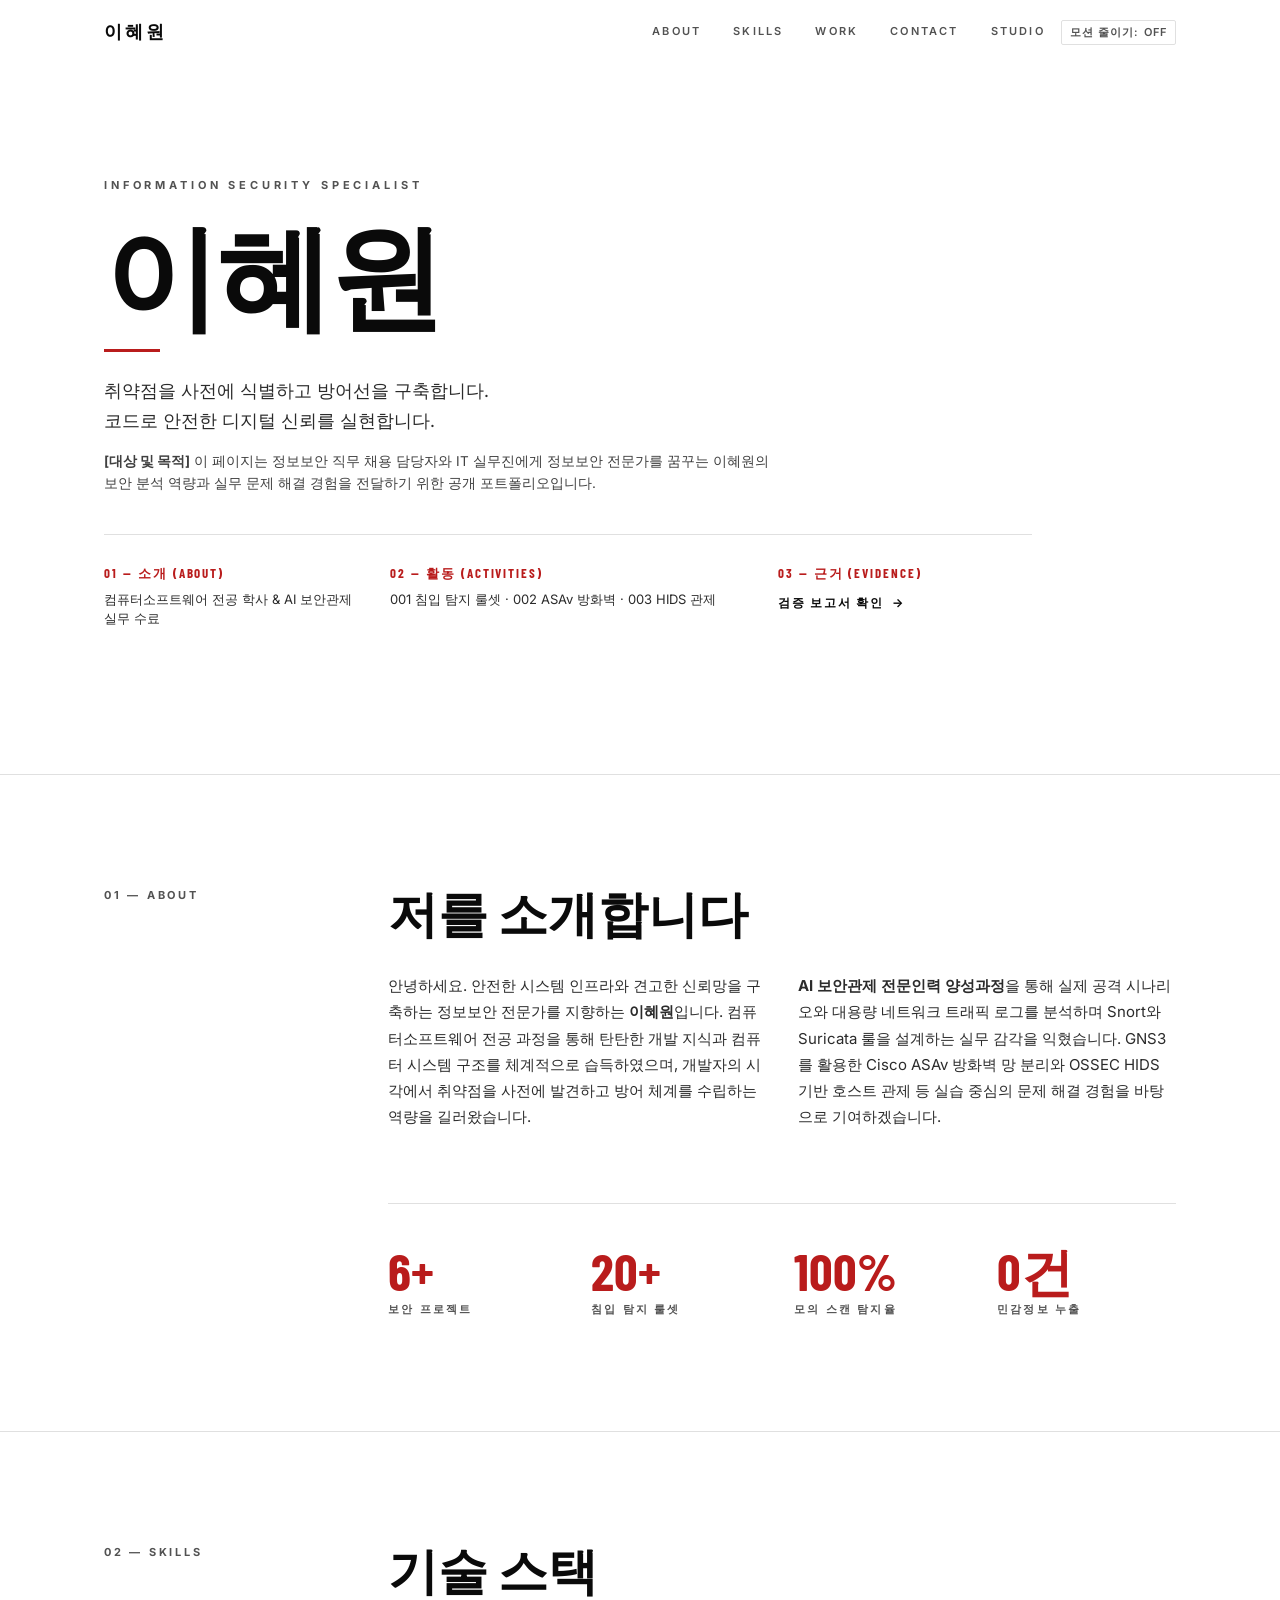
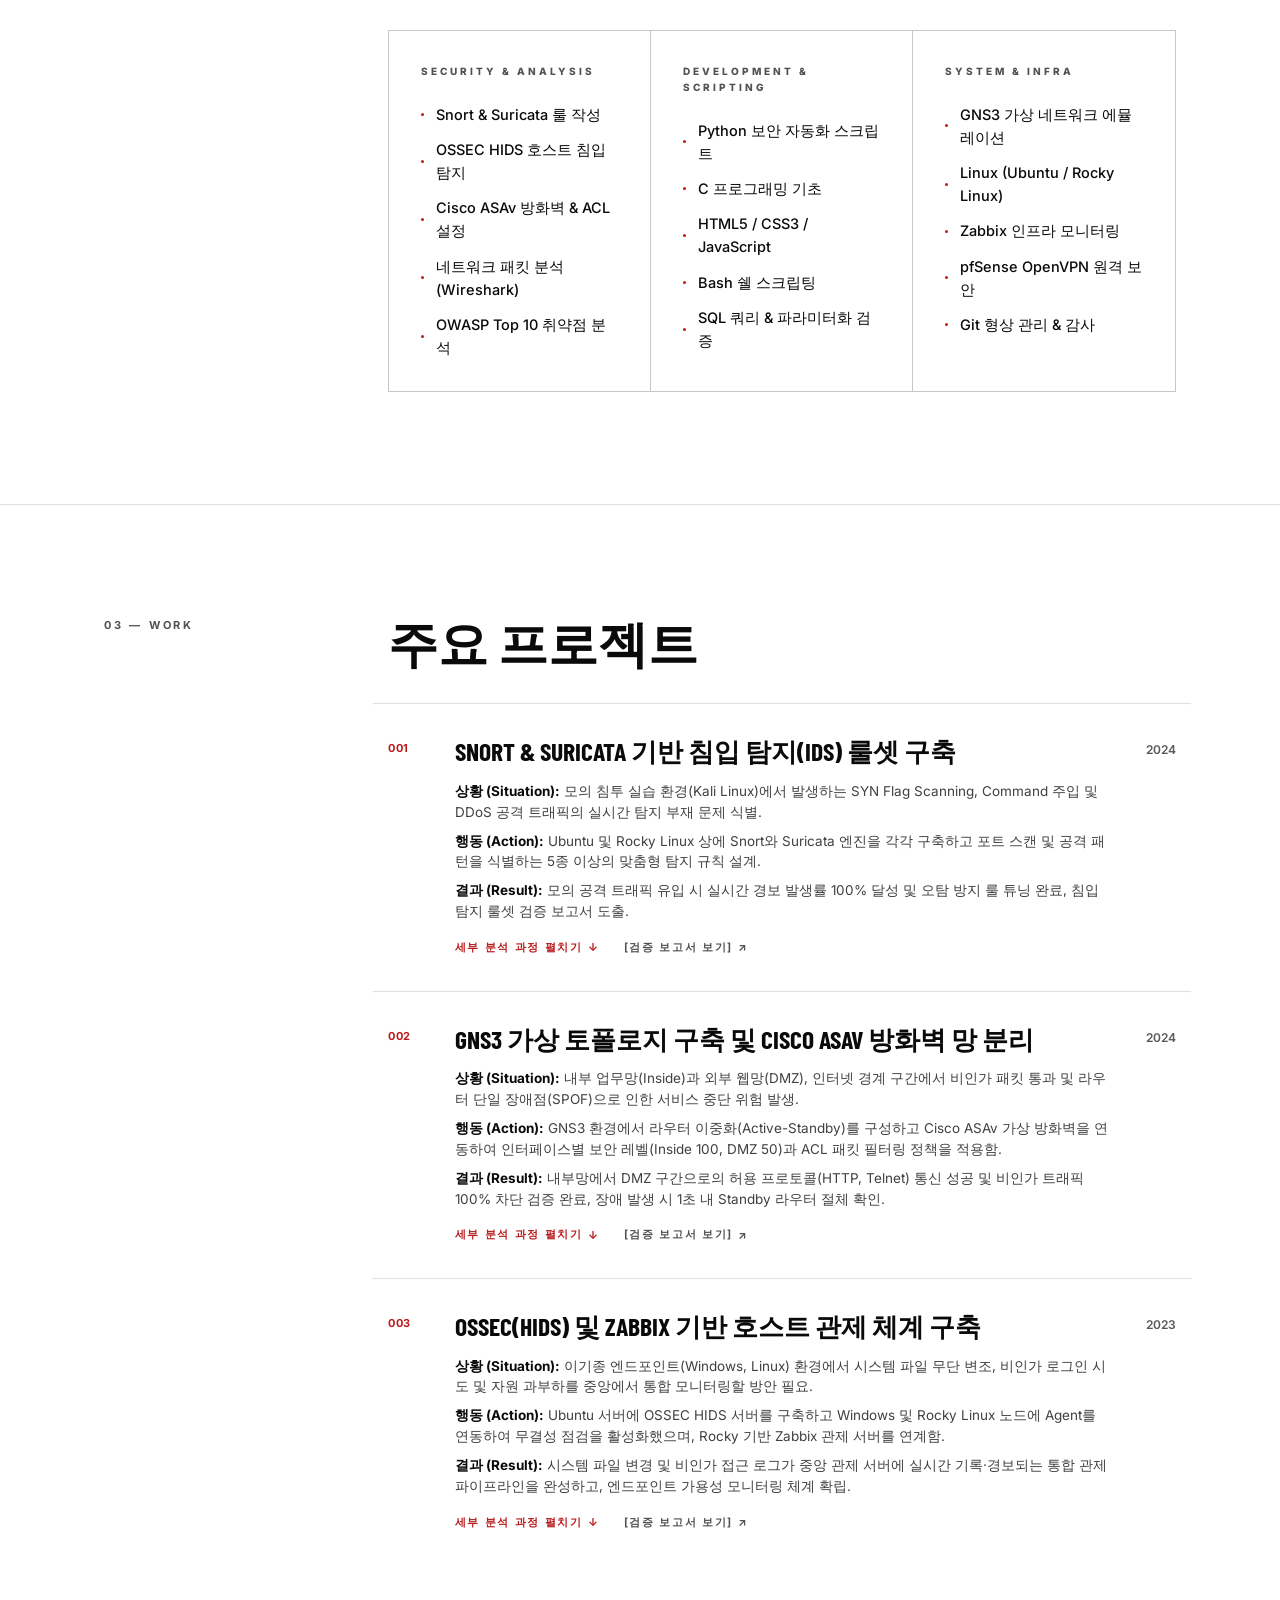
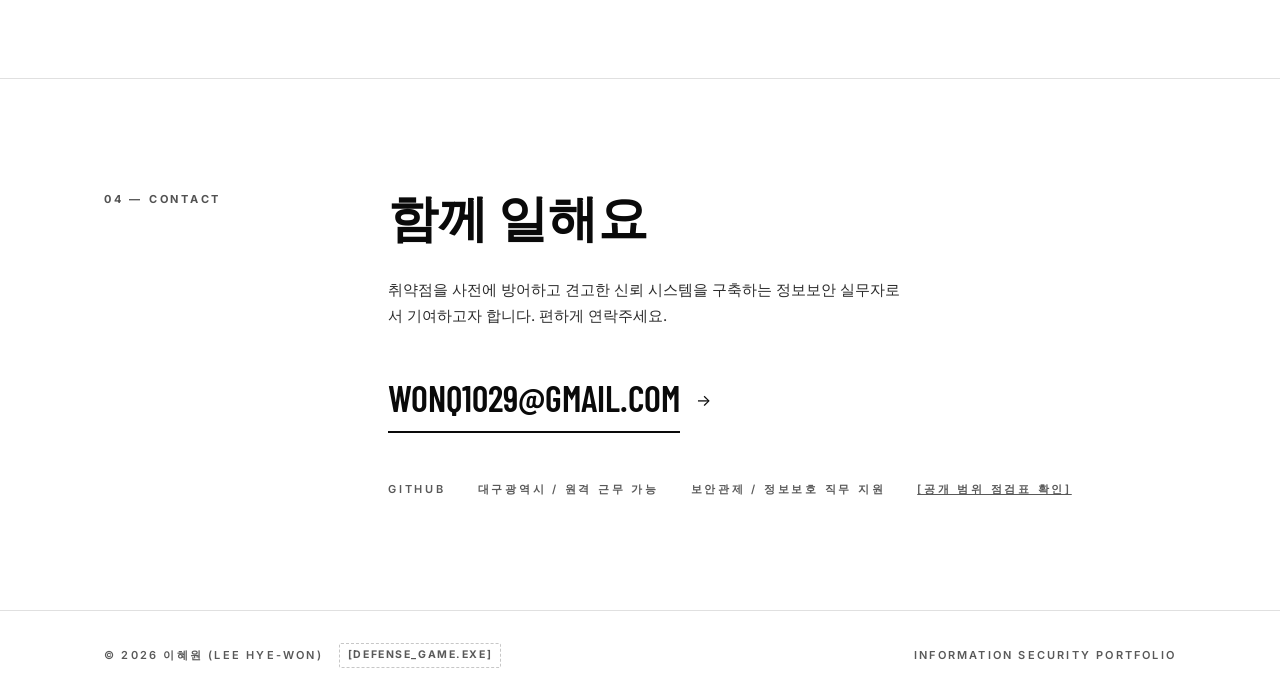
<file: index.html>
<!DOCTYPE html>
<html lang="ko">
<head>
  <meta charset="UTF-8" />
  <meta name="viewport" content="width=device-width, initial-scale=1.0" />
  <title>이혜원 | Portfolio</title>

  <!-- Google Fonts: Barlow Condensed & Inter -->
  <link rel="preconnect" href="https://fonts.googleapis.com" />
  <link rel="preconnect" href="https://fonts.gstatic.com" crossorigin />
  <link href="https://fonts.googleapis.com/css2?family=Barlow+Condensed:wght@600;700;800&family=Inter:wght@400;500;600;700;800&display=swap" rel="stylesheet" />

  <!-- Stylesheet -->
  <link rel="stylesheet" href="css/style.css" />
</head>
<body>
  <!-- Scroll Progress Bar -->
  <div id="scroll-progress" class="scroll-progress" aria-hidden="true"></div>

  <!-- Navigation -->
  <header id="navbar" class="navbar">
    <div class="nav-container">
      <a href="#hero" class="nav-logo" id="logo-btn" aria-label="이혜원 포트폴리오 최상단으로 이동">
        이혜원
      </a>

      <!-- Desktop Nav Menu -->
      <div class="nav-extra">
        <nav class="nav-menu" aria-label="주요 내비게이션">
          <a href="#about" class="nav-link" data-section="about">About</a>
          <a href="#skills" class="nav-link" data-section="skills">Skills</a>
          <a href="#work" class="nav-link" data-section="work">Work</a>
          <a href="#contact" class="nav-link" data-section="contact">Contact</a>
          <a href="studio.html" class="nav-link">Studio</a>
        </nav>
        <button type="button" id="motion-toggle-btn" class="motion-btn" aria-pressed="false" aria-label="화면 모션 애니메이션 줄이기 토글">
          모션 줄이기: OFF
        </button>
      </div>
    </div>
  </header>

  <main>
    <!-- Hero Section (1366x768 & 1920x1080 첫 화면 소개·활동·근거 동시 노출) -->
    <section id="hero" class="hero-section">
      <div class="container hero-container">
        <p class="hero-subtitle">Information Security Specialist</p>
        <h1 class="hero-title">이혜원</h1>
        <div class="red-line"></div>
        <p class="hero-desc">
          취약점을 사전에 식별하고 방어선을 구축합니다.<br />
          코드로 안전한 디지털 신뢰를 실현합니다.
        </p>
        <!-- Target & Objective One Sentence (T01-C03) -->
        <p class="hero-target">
          <strong>[대상 및 목적]</strong> 이 페이지는 정보보안 직무 채용 담당자와 IT 실무진에게 정보보안 전문가를 꿈꾸는 이혜원의 보안 분석 역량과 실무 문제 해결 경험을 전달하기 위한 공개 포트폴리오입니다.
        </p>

        <!-- Editorial First-View Highlights (소개·활동·근거) -->
        <div class="hero-highlights-strip">
          <div class="highlight-item">
            <span class="highlight-tag">01 — 소개 (About)</span>
            <p class="highlight-text">컴퓨터소프트웨어 전공 학사 &amp; AI 보안관제 실무 수료</p>
          </div>
          <div class="highlight-item">
            <span class="highlight-tag">02 — 활동 (Activities)</span>
            <p class="highlight-text">001 침입 탐지 룰셋 · 002 ASAv 방화벽 · 003 HIDS 관제</p>
          </div>
          <div class="highlight-item">
            <span class="highlight-tag">03 — 근거 (Evidence)</span>
            <a href="#work" class="highlight-link">
              <span>검증 보고서 확인</span>
              <span class="arrow-icon" aria-hidden="true">→</span>
            </a>
          </div>
        </div>
      </div>
    </section>

    <!-- 01 About Section -->
    <section id="about" class="section">
      <div class="container section-grid">
        <div class="grid-left">
          <span class="section-tag">01 — About</span>
        </div>
        <div class="grid-right">
          <h2 class="section-heading">저를 소개합니다</h2>
          <div class="about-content">
            <div class="about-text-grid">
              <p class="body-text">
                안녕하세요. 안전한 시스템 인프라와 견고한 신뢰망을 구축하는 정보보안 전문가를 지향하는 <strong>이혜원</strong>입니다.
                컴퓨터소프트웨어 전공 과정을 통해 탄탄한 개발 지식과 컴퓨터 시스템 구조를 체계적으로 습득하였으며, 개발자의 시각에서 취약점을 사전에 발견하고 방어 체계를 수립하는 역량을 길러왔습니다.
              </p>
              <p class="body-text">
                <strong>AI 보안관제 전문인력 양성과정</strong>을 통해 실제 공격 시나리오와 대용량 네트워크 트래픽 로그를 분석하며 Snort와 Suricata 룰을 설계하는 실무 감각을 익혔습니다.
                GNS3를 활용한 Cisco ASAv 방화벽 망 분리와 OSSEC HIDS 기반 호스트 관제 등 실습 중심의 문제 해결 경험을 바탕으로 기여하겠습니다.
              </p>
            </div>

            <!-- Stats Grid -->
            <div class="stats-grid">
              <div class="stat-item">
                <div class="stat-value">6+</div>
                <div class="stat-label">보안 프로젝트</div>
              </div>
              <div class="stat-item">
                <div class="stat-value">20+</div>
                <div class="stat-label">침입 탐지 룰셋</div>
              </div>
              <div class="stat-item">
                <div class="stat-value">100%</div>
                <div class="stat-label">모의 스캔 탐지율</div>
              </div>
              <div class="stat-item">
                <div class="stat-value">0건</div>
                <div class="stat-label">민감정보 누출</div>
              </div>
            </div>
          </div>
        </div>
      </div>
    </section>

    <!-- 02 Skills Section (기존 원본 순서 복원) -->
    <section id="skills" class="section">
      <div class="container section-grid">
        <div class="grid-left">
          <span class="section-tag">02 — Skills</span>
        </div>
        <div class="grid-right">
          <h2 class="section-heading">기술 스택</h2>
          <div class="skills-box-grid">
            <!-- Security & Analysis -->
            <div class="skill-category-card">
              <h3 class="category-title">Security &amp; Analysis</h3>
              <ul class="skill-list">
                <li class="skill-item"><span class="bullet" aria-hidden="true"></span>Snort &amp; Suricata 룰 작성</li>
                <li class="skill-item"><span class="bullet" aria-hidden="true"></span>OSSEC HIDS 호스트 침입 탐지</li>
                <li class="skill-item"><span class="bullet" aria-hidden="true"></span>Cisco ASAv 방화벽 &amp; ACL 설정</li>
                <li class="skill-item"><span class="bullet" aria-hidden="true"></span>네트워크 패킷 분석 (Wireshark)</li>
                <li class="skill-item"><span class="bullet" aria-hidden="true"></span>OWASP Top 10 취약점 분석</li>
              </ul>
            </div>

            <!-- Development & Scripting -->
            <div class="skill-category-card">
              <h3 class="category-title">Development &amp; Scripting</h3>
              <ul class="skill-list">
                <li class="skill-item"><span class="bullet" aria-hidden="true"></span>Python 보안 자동화 스크립트</li>
                <li class="skill-item"><span class="bullet" aria-hidden="true"></span>C 프로그래밍 기초</li>
                <li class="skill-item"><span class="bullet" aria-hidden="true"></span>HTML5 / CSS3 / JavaScript</li>
                <li class="skill-item"><span class="bullet" aria-hidden="true"></span>Bash 쉘 스크립팅</li>
                <li class="skill-item"><span class="bullet" aria-hidden="true"></span>SQL 쿼리 &amp; 파라미터화 검증</li>
              </ul>
            </div>

            <!-- System & Infra -->
            <div class="skill-category-card">
              <h3 class="category-title">System &amp; Infra</h3>
              <ul class="skill-list">
                <li class="skill-item"><span class="bullet" aria-hidden="true"></span>GNS3 가상 네트워크 에뮬레이션</li>
                <li class="skill-item"><span class="bullet" aria-hidden="true"></span>Linux (Ubuntu / Rocky Linux)</li>
                <li class="skill-item"><span class="bullet" aria-hidden="true"></span>Zabbix 인프라 모니터링</li>
                <li class="skill-item"><span class="bullet" aria-hidden="true"></span>pfSense OpenVPN 원격 보안</li>
                <li class="skill-item"><span class="bullet" aria-hidden="true"></span>Git 형상 관리 &amp; 감사</li>
              </ul>
            </div>
          </div>
        </div>
      </div>
    </section>

    <!-- 03 Work Section (S-A-R Projects) -->
    <section id="work" class="section">
      <div class="container section-grid">
        <div class="grid-left">
          <span class="section-tag">03 — Work</span>
        </div>
        <div class="grid-right">
          <h2 class="section-heading">주요 프로젝트</h2>
          <div class="projects-container">
            <!-- Project 001 -->
            <article class="project-item" data-project="1" tabindex="0" role="button" aria-expanded="false" aria-controls="project-detail-1">
              <div class="project-num">001</div>
              <div class="project-details">
                <h3 class="project-title">Snort &amp; Suricata 기반 침입 탐지(IDS) 룰셋 구축</h3>
                <div class="project-sar-box">
                  <p class="project-sar-line"><strong>상황 (Situation):</strong> 모의 침투 실습 환경(Kali Linux)에서 발생하는 SYN Flag Scanning, Command 주입 및 DDoS 공격 트래픽의 실시간 탐지 부재 문제 식별.</p>
                  <p class="project-sar-line"><strong>행동 (Action):</strong> Ubuntu 및 Rocky Linux 상에 Snort와 Suricata 엔진을 각각 구축하고 포트 스캔 및 공격 패턴을 식별하는 5종 이상의 맞춤형 탐지 규칙 설계.</p>
                  <p class="project-sar-line"><strong>결과 (Result):</strong> 모의 공격 트래픽 유입 시 실시간 경보 발생률 100% 달성 및 오탐 방지 룰 튜닝 완료, 침입 탐지 룰셋 검증 보고서 도출.</p>
                </div>

                <div class="project-action-row">
                  <button type="button" class="project-toggle-btn">
                    <span class="toggle-text">세부 분석 과정 펼치기</span>
                    <span class="arrow-icon" aria-hidden="true">↓</span>
                  </button>
                  <button type="button" class="evidence-modal-trigger open-evidence-btn" data-evidence="evidence1" aria-haspopup="dialog">
                    <span>[검증 보고서 보기]</span>
                    <span aria-hidden="true">↗</span>
                  </button>
                </div>

                <div id="project-detail-1" class="project-expandable-area">
                  <p><strong>[세부 기술 조치 및 룰셋 명세]</strong></p>
                  <p>1. Snort Rule 설계: Kali 발 SYN Flag Scanning 탐지 규칙 작성 (`flags:S; threshold:type threshold, track by_src, count 5, seconds 3;`).</p>
                  <p>2. Suricata Rule 교차 검증: 동일 공격 트래픽을 Suricata 엔진에 적용하여 다중 엔진 환경에서의 탐지 일관성 및 성능 차이 비교 분석.</p>
                  <p>3. 오탐 방지 튜닝: 내부 DNS/NTP 정상 네트워크 통신 대역을 화이트리스트로 분리하여 불필요한 알림 로그 80% 이상 경감.</p>
                </div>
              </div>
              <div class="project-year">2024</div>
            </article>

            <!-- Project 002 -->
            <article class="project-item" data-project="2" tabindex="0" role="button" aria-expanded="false" aria-controls="project-detail-2">
              <div class="project-num">002</div>
              <div class="project-details">
                <h3 class="project-title">GNS3 가상 토폴로지 구축 및 Cisco ASAv 방화벽 망 분리</h3>
                <div class="project-sar-box">
                  <p class="project-sar-line"><strong>상황 (Situation):</strong> 내부 업무망(Inside)과 외부 웹망(DMZ), 인터넷 경계 구간에서 비인가 패킷 통과 및 라우터 단일 장애점(SPOF)으로 인한 서비스 중단 위험 발생.</p>
                  <p class="project-sar-line"><strong>행동 (Action):</strong> GNS3 환경에서 라우터 이중화(Active-Standby)를 구성하고 Cisco ASAv 가상 방화벽을 연동하여 인터페이스별 보안 레벨(Inside 100, DMZ 50)과 ACL 패킷 필터링 정책을 적용함.</p>
                  <p class="project-sar-line"><strong>결과 (Result):</strong> 내부망에서 DMZ 구간으로의 허용 프로토콜(HTTP, Telnet) 통신 성공 및 비인가 트래픽 100% 차단 검증 완료, 장애 발생 시 1초 내 Standby 라우터 절체 확인.</p>
                </div>

                <div class="project-action-row">
                  <button type="button" class="project-toggle-btn">
                    <span class="toggle-text">세부 분석 과정 펼치기</span>
                    <span class="arrow-icon" aria-hidden="true">↓</span>
                  </button>
                  <button type="button" class="evidence-modal-trigger open-evidence-btn" data-evidence="evidence2" aria-haspopup="dialog">
                    <span>[검증 보고서 보기]</span>
                    <span aria-hidden="true">↗</span>
                  </button>
                </div>

                <div id="project-detail-2" class="project-expandable-area">
                  <p><strong>[토폴로지 아키텍처 및 ACL 세부 설정]</strong></p>
                  <p>1. 토폴로지 구성: R3(Standby), R4(Active) 라우터 HSRP 기반 이중화 및 ASAv 방화벽 직렬 배치.</p>
                  <p>2. 접근 통제(ACL) 구현: DMZ 웹서버 접근 시 80(HTTP), 23(Telnet) 포트만 선별 허용하고, 내부망으로의 역방향 비인가 요청 원천 차단(Deny Any Any).</p>
                  <p>3. 패킷 도달성 검증: Webterm 및 Firefox 노드를 통한 단계별 Ping/HTTP 트래픽 테스트 및 차단 로그 수집 완료.</p>
                </div>
              </div>
              <div class="project-year">2024</div>
            </article>

            <!-- Project 003 -->
            <article class="project-item" data-project="3" tabindex="0" role="button" aria-expanded="false" aria-controls="project-detail-3">
              <div class="project-num">003</div>
              <div class="project-details">
                <h3 class="project-title">OSSEC(HIDS) 및 Zabbix 기반 호스트 관제 체계 구축</h3>
                <div class="project-sar-box">
                  <p class="project-sar-line"><strong>상황 (Situation):</strong> 이기종 엔드포인트(Windows, Linux) 환경에서 시스템 파일 무단 변조, 비인가 로그인 시도 및 자원 과부하를 중앙에서 통합 모니터링할 방안 필요.</p>
                  <p class="project-sar-line"><strong>행동 (Action):</strong> Ubuntu 서버에 OSSEC HIDS 서버를 구축하고 Windows 및 Rocky Linux 노드에 Agent를 연동하여 무결성 점검을 활성화했으며, Rocky 기반 Zabbix 관제 서버를 연계함.</p>
                  <p class="project-sar-line"><strong>결과 (Result):</strong> 시스템 파일 변경 및 비인가 접근 로그가 중앙 관제 서버에 실시간 기록·경보되는 통합 관제 파이프라인을 완성하고, 엔드포인트 가용성 모니터링 체계 확립.</p>
                </div>

                <div class="project-action-row">
                  <button type="button" class="project-toggle-btn">
                    <span class="toggle-text">세부 분석 과정 펼치기</span>
                    <span class="arrow-icon" aria-hidden="true">↓</span>
                  </button>
                  <button type="button" class="evidence-modal-trigger open-evidence-btn" data-evidence="evidence3" aria-haspopup="dialog">
                    <span>[검증 보고서 보기]</span>
                    <span aria-hidden="true">↗</span>
                  </button>
                </div>

                <div id="project-detail-3" class="project-expandable-area">
                  <p><strong>[관제 시스템 연동 세부 구성]</strong></p>
                  <p>1. OSSEC HIDS 에이전트 키 발급 및 보안 통신: `manage_agents` 유틸리티를 통한 고유 식별 키 생성 및 전송 구간 암호화 연동.</p>
                  <p>2. Syscheck 무결성 감시: 주요 시스템 파일(`/etc/passwd`, `/etc/shadow`, 시스템 드라이브) 대상 해시 주기적 비교 감시.</p>
                  <p>3. Zabbix Server 연계: 에이전트 리소스 지표(CPU, 메모리, 네트워크 트래픽) 수집 템플릿 적용 및 임계치 경보 트리거 설정.</p>
                </div>
              </div>
              <div class="project-year">2023</div>
            </article>
          </div>
        </div>
      </div>
    </section>

    <!-- 04 Contact Section -->
    <section id="contact" class="section">
      <div class="container section-grid">
        <div class="grid-left">
          <span class="section-tag">04 — Contact</span>
        </div>
        <div class="grid-right">
          <h2 class="section-heading">함께 일해요</h2>
          <p class="contact-desc">
            취약점을 사전에 방어하고 견고한 신뢰 시스템을 구축하는 정보보안 실무자로서 기여하고자 합니다. 편하게 연락주세요.
          </p>
          <div class="contact-email-wrapper">
            <a href="mailto:wonq1029@gmail.com" class="contact-email group" aria-label="이메일 보내기: wonq1029@gmail.com">
              <span class="email-text">wonq1029@gmail.com</span>
              <span class="arrow-icon" aria-hidden="true">→</span>
            </a>
          </div>
          <div class="social-links">
            <a href="https://github.com/wonq-Port/wonq-Port.github.io" target="_blank" rel="noopener noreferrer" class="social-link">GitHub</a>
            <span class="social-link">대구광역시 / 원격 근무 가능</span>
            <span class="social-link">보안관제 / 정보보호 직무 지원</span>
            <button type="button" class="social-link open-evidence-btn" data-evidence="scope" aria-haspopup="dialog" style="text-decoration: underline;">
              [공개 범위 점검표 확인]
            </button>
          </div>
        </div>
      </div>
    </section>
  </main>

  <!-- Footer with Subtle Easter Egg Minigame Link -->
  <footer class="footer">
    <div class="container footer-container">
      <div style="display: flex; align-items: center; gap: 1rem; flex-wrap: wrap;">
        <span class="footer-text">© 2026 이혜원 (Lee Hye-won)</span>
        <!-- 미니게임 연결 이스터에그 링크 -->
        <a href="game.html" id="game-trigger-btn" class="easter-egg-btn" aria-label="사이버 방어 틱택토 미니게임 실행">[DEFENSE_GAME.EXE]</a>
      </div>
      <span class="footer-text">Information Security Portfolio</span>
    </div>
  </footer>

  <!-- Accessible Lightbox Modal -->
  <div id="image-modal" class="image-modal" role="dialog" aria-modal="true" aria-hidden="true" aria-labelledby="modal-title" aria-describedby="modal-desc">
    <div class="modal-backdrop" id="modal-backdrop"></div>
    <div class="modal-content">
      <button type="button" id="modal-close" class="modal-close" aria-label="닫기">&times;</button>
      <h3 id="modal-title" class="modal-caption">검증 산출물 명세</h3>
      <p id="modal-desc" class="modal-desc-text"></p>
      <pre id="modal-code" class="modal-code-block"></pre>
    </div>
  </div>

  <!-- JavaScript -->
  <script src="js/script.js"></script>
</body>
</html>
</file>
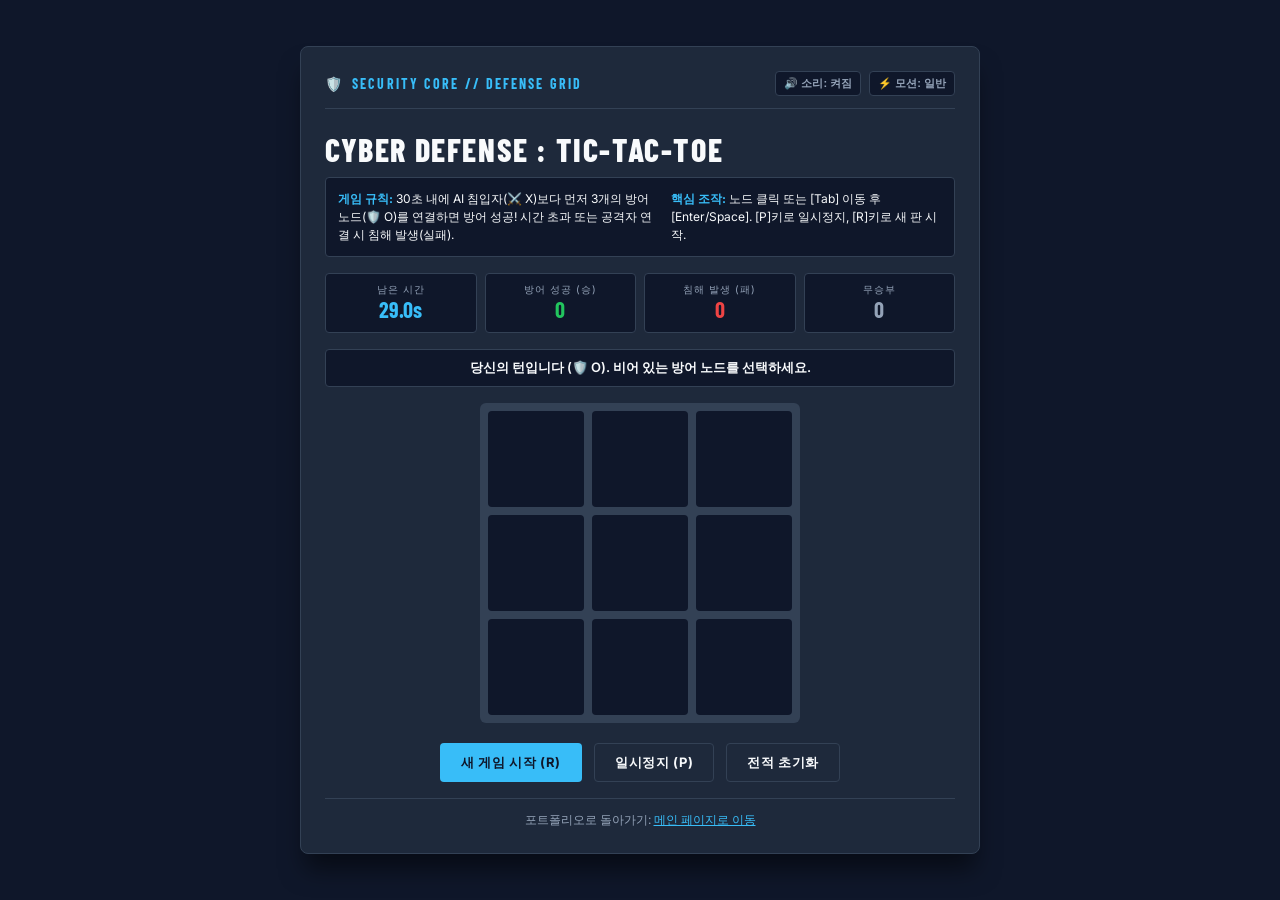
<file: game.html>
<!DOCTYPE html>
<html lang="ko">
<head>
  <meta charset="UTF-8" />
  <meta name="viewport" content="width=device-width, initial-scale=1.0" />
  <title>CYBER DEFENSE : TIC-TAC-TOE | 보안 방화벽 미니게임</title>

  <!-- Google Fonts -->
  <link rel="preconnect" href="https://fonts.googleapis.com" />
  <link rel="preconnect" href="https://fonts.gstatic.com" crossorigin />
  <link href="https://fonts.googleapis.com/css2?family=Barlow+Condensed:wght@600;700;800&family=Inter:wght@400;500;600;700;800&display=swap" rel="stylesheet" />

  <style>
    :root {
      --font-barlow: 'Barlow Condensed', sans-serif;
      --font-inter: 'Inter', sans-serif;
      --color-bg: #0f172a;
      --color-card-bg: #1e293b;
      --color-text-main: #f8fafc;
      --color-text-muted: #94a3b8;
      --color-accent-green: #22c55e;
      --color-accent-red: #ef4444;
      --color-accent-blue: #38bdf8;
      --color-border: #334155;
      --color-cell-bg: #0f172a;
      --color-cell-hover: #1e293b;
    }

    @media (prefers-reduced-motion: reduce) {
      *, *::before, *::after {
        animation-duration: 0.001ms !important;
        transition-duration: 0.001ms !important;
      }
    }

    body.reduce-motion *,
    body.reduce-motion *::before,
    body.reduce-motion *::after {
      animation-duration: 0.001ms !important;
      transition-duration: 0.001ms !important;
    }

    *, *::before, *::after {
      box-sizing: border-box;
      margin: 0;
      padding: 0;
    }

    body {
      font-family: var(--font-inter);
      background-color: var(--color-bg);
      color: var(--color-text-main);
      min-height: 100vh;
      display: flex;
      flex-direction: column;
      align-items: center;
      justify-content: center;
      padding: 1rem;
      line-height: 1.5;
      overflow-x: hidden;
    }

    .game-container {
      width: 100%;
      max-width: 680px;
      background: var(--color-card-bg);
      border: 1px solid var(--color-border);
      border-radius: 8px;
      padding: 1.5rem;
      box-shadow: 0 20px 25px -5px rgba(0, 0, 0, 0.5);
    }

    .game-nav {
      display: flex;
      align-items: center;
      justify-content: space-between;
      border-bottom: 1px solid var(--color-border);
      padding-bottom: 0.75rem;
      margin-bottom: 1rem;
    }

    .game-tag {
      font-family: var(--font-barlow);
      font-size: 14px;
      font-weight: 700;
      letter-spacing: 0.15em;
      text-transform: uppercase;
      color: var(--color-accent-blue);
      display: flex;
      align-items: center;
      gap: 0.5rem;
    }

    .nav-actions {
      display: flex;
      gap: 0.5rem;
    }

    .btn-small {
      font-size: 11px;
      font-weight: 600;
      color: var(--color-text-muted);
      background: #0f172a;
      border: 1px solid var(--color-border);
      padding: 4px 8px;
      border-radius: 4px;
      cursor: pointer;
      transition: all 0.2s ease;
    }

    .btn-small:hover {
      color: var(--color-text-main);
      border-color: var(--color-accent-blue);
    }

    .btn-small[aria-pressed="true"] {
      background: var(--color-accent-blue);
      color: #0f172a;
      border-color: var(--color-accent-blue);
    }

    .game-title {
      font-family: var(--font-barlow);
      font-size: clamp(24px, 4vw, 32px);
      font-weight: 800;
      letter-spacing: 0.05em;
      text-transform: uppercase;
      color: var(--color-text-main);
      margin-bottom: 0.25rem;
    }

    .info-strip {
      display: grid;
      grid-template-columns: 1fr;
      gap: 0.5rem;
      background: #0f172a;
      border: 1px solid var(--color-border);
      border-radius: 4px;
      padding: 0.75rem;
      margin-bottom: 1rem;
      font-size: 12px;
    }

    @media (min-width: 600px) {
      .info-strip {
        grid-template-columns: 1.2fr 1fr;
      }
    }

    .info-item strong {
      color: var(--color-accent-blue);
    }

    .stats-row {
      display: grid;
      grid-template-columns: repeat(4, 1fr);
      gap: 0.5rem;
      margin-bottom: 1rem;
    }

    .stat-card {
      background: #0f172a;
      border: 1px solid var(--color-border);
      border-radius: 4px;
      padding: 0.5rem;
      text-align: center;
    }

    .stat-label {
      font-size: 10px;
      text-transform: uppercase;
      letter-spacing: 0.1em;
      color: var(--color-text-muted);
      display: block;
    }

    .stat-val {
      font-family: var(--font-barlow);
      font-size: 22px;
      font-weight: 700;
      line-height: 1.1;
    }

    .val-timer { color: var(--color-accent-blue); }
    .val-win { color: var(--color-accent-green); }
    .val-loss { color: var(--color-accent-red); }
    .val-draw { color: var(--color-text-muted); }

    .status-banner {
      background: #0f172a;
      border: 1px solid var(--color-border);
      border-radius: 4px;
      padding: 0.5rem;
      text-align: center;
      font-size: 13px;
      font-weight: 600;
      margin-bottom: 1rem;
      min-height: 38px;
      display: flex;
      align-items: center;
      justify-content: center;
    }

    .status-banner.win {
      background: rgba(34, 197, 94, 0.15);
      border-color: var(--color-accent-green);
      color: var(--color-accent-green);
    }

    .status-banner.loss {
      background: rgba(239, 68, 68, 0.15);
      border-color: var(--color-accent-red);
      color: var(--color-accent-red);
    }

    .status-banner.paused {
      background: rgba(56, 189, 248, 0.15);
      border-color: var(--color-accent-blue);
      color: var(--color-accent-blue);
    }

    .board-grid {
      display: grid;
      grid-template-columns: repeat(3, 1fr);
      gap: 8px;
      max-width: 320px;
      margin: 0 auto 1.25rem auto;
      background: var(--color-border);
      padding: 8px;
      border-radius: 6px;
    }

    .cell-btn {
      aspect-ratio: 1 / 1;
      background: var(--color-cell-bg);
      border: 1px solid transparent;
      border-radius: 4px;
      font-family: var(--font-barlow);
      font-size: 2.5rem;
      font-weight: 800;
      color: var(--color-text-main);
      display: flex;
      align-items: center;
      justify-content: center;
      cursor: pointer;
      transition: background 0.15s ease, transform 0.1s ease;
    }

    .cell-btn:hover:not(:disabled) {
      background: var(--color-cell-hover);
      border-color: var(--color-accent-blue);
    }

    .cell-btn:focus-visible {
      outline: 3px solid var(--color-accent-blue);
      outline-offset: 2px;
    }

    .cell-btn.cell-o { color: var(--color-accent-green); }
    .cell-btn.cell-x { color: var(--color-accent-red); }

    .cell-btn.winning-cell {
      background: #1e3a8a;
      border-color: var(--color-accent-blue);
    }

    .cell-btn:disabled {
      cursor: not-allowed;
      opacity: 0.95;
    }

    .controls-row {
      display: flex;
      flex-wrap: wrap;
      justify-content: center;
      gap: 0.75rem;
    }

    .btn-main {
      font-family: var(--font-inter);
      font-size: 13px;
      font-weight: 700;
      letter-spacing: 0.05em;
      text-transform: uppercase;
      padding: 0.6rem 1.25rem;
      border-radius: 4px;
      border: 1px solid transparent;
      cursor: pointer;
      transition: all 0.2s ease;
    }

    .btn-primary {
      background: var(--color-accent-blue);
      color: #0f172a;
    }

    .btn-primary:hover {
      background: #7dd3fc;
    }

    .btn-secondary {
      background: transparent;
      border-color: var(--color-border);
      color: var(--color-text-main);
    }

    .btn-secondary:hover {
      background: #0f172a;
      border-color: var(--color-text-muted);
    }

    .game-footer {
      margin-top: 1rem;
      text-align: center;
      border-top: 1px solid var(--color-border);
      padding-top: 0.75rem;
      font-size: 12px;
      color: var(--color-text-muted);
    }

    .game-footer a {
      color: var(--color-accent-blue);
      text-decoration: underline;
    }
  </style>
</head>
<body>
  <main class="game-container" role="region" aria-label="사이버 방화벽 틱택토 게임 영역">
    <header class="game-nav">
      <div class="game-tag">
        <span aria-hidden="true">🛡️</span>
        <span>SECURITY CORE // DEFENSE GRID</span>
      </div>
      <div class="nav-actions">
        <button type="button" id="btn-sound-toggle" class="btn-small" aria-pressed="false" aria-label="효과음 음소거 토글">
          🔊 소리: 켜짐
        </button>
        <button type="button" id="btn-motion-toggle" class="btn-small" aria-pressed="false" aria-label="화면 움직임 줄이기 토글">
          ⚡ 모션: 일반
        </button>
      </div>
    </header>

    <h1 class="game-title">CYBER DEFENSE : TIC-TAC-TOE</h1>

    <section class="info-strip" aria-label="게임 규칙 및 핵심 조작">
      <div class="info-item">
        <strong>게임 규칙:</strong> 30초 내에 AI 침입자(⚔️ X)보다 먼저 3개의 방어 노드(🛡️ O)를 연결하면 방어 성공! 시간 초과 또는 공격자 연결 시 침해 발생(실패).
      </div>
      <div class="info-item">
        <strong>핵심 조작:</strong> 노드 클릭 또는 [Tab] 이동 후 [Enter/Space]. [P]키로 일시정지, [R]키로 새 판 시작.
      </div>
    </section>

    <section class="stats-row" aria-label="점수 및 제한시간">
      <div class="stat-card">
        <span class="stat-label">남은 시간</span>
        <span class="stat-val val-timer" id="timer-val">30.0s</span>
      </div>
      <div class="stat-card">
        <span class="stat-label">방어 성공 (승)</span>
        <span class="stat-val val-win" id="stat-wins">0</span>
      </div>
      <div class="stat-card">
        <span class="stat-label">침해 발생 (패)</span>
        <span class="stat-val val-loss" id="stat-losses">0</span>
      </div>
      <div class="stat-card">
        <span class="stat-label">무승부</span>
        <span class="stat-val val-draw" id="stat-draws">0</span>
      </div>
    </section>

    <div id="game-status" class="status-banner" aria-live="polite">
      당신의 턴입니다 (🛡️ O). 비어 있는 방어 노드를 선택하세요.
    </div>

    <div class="board-grid" id="board-grid" role="grid" aria-label="3x3 방어 격자판">
      <button type="button" class="cell-btn" data-index="0" aria-label="1행 1열 노드"></button>
      <button type="button" class="cell-btn" data-index="1" aria-label="1행 2열 노드"></button>
      <button type="button" class="cell-btn" data-index="2" aria-label="1행 3열 노드"></button>
      <button type="button" class="cell-btn" data-index="3" aria-label="2행 1열 노드"></button>
      <button type="button" class="cell-btn" data-index="4" aria-label="2행 2열 노드"></button>
      <button type="button" class="cell-btn" data-index="5" aria-label="2행 3열 노드"></button>
      <button type="button" class="cell-btn" data-index="6" aria-label="3행 1열 노드"></button>
      <button type="button" class="cell-btn" data-index="7" aria-label="3행 2열 노드"></button>
      <button type="button" class="cell-btn" data-index="8" aria-label="3행 3열 노드"></button>
    </div>

    <div class="controls-row">
      <button type="button" id="btn-restart" class="btn-main btn-primary">새 게임 시작 (R)</button>
      <button type="button" id="btn-pause" class="btn-main btn-secondary">일시정지 (P)</button>
      <button type="button" id="btn-reset-storage" class="btn-main btn-secondary" title="누적 전적 및 저장소 초기화">전적 초기화</button>
    </div>

    <footer class="game-footer">
      <span>포트폴리오로 돌아가기: </span>
      <a href="index.html">메인 페이지로 이동</a>
    </footer>
  </main>

  <script src="js/game.js"></script>
</body>
</html>
</file>
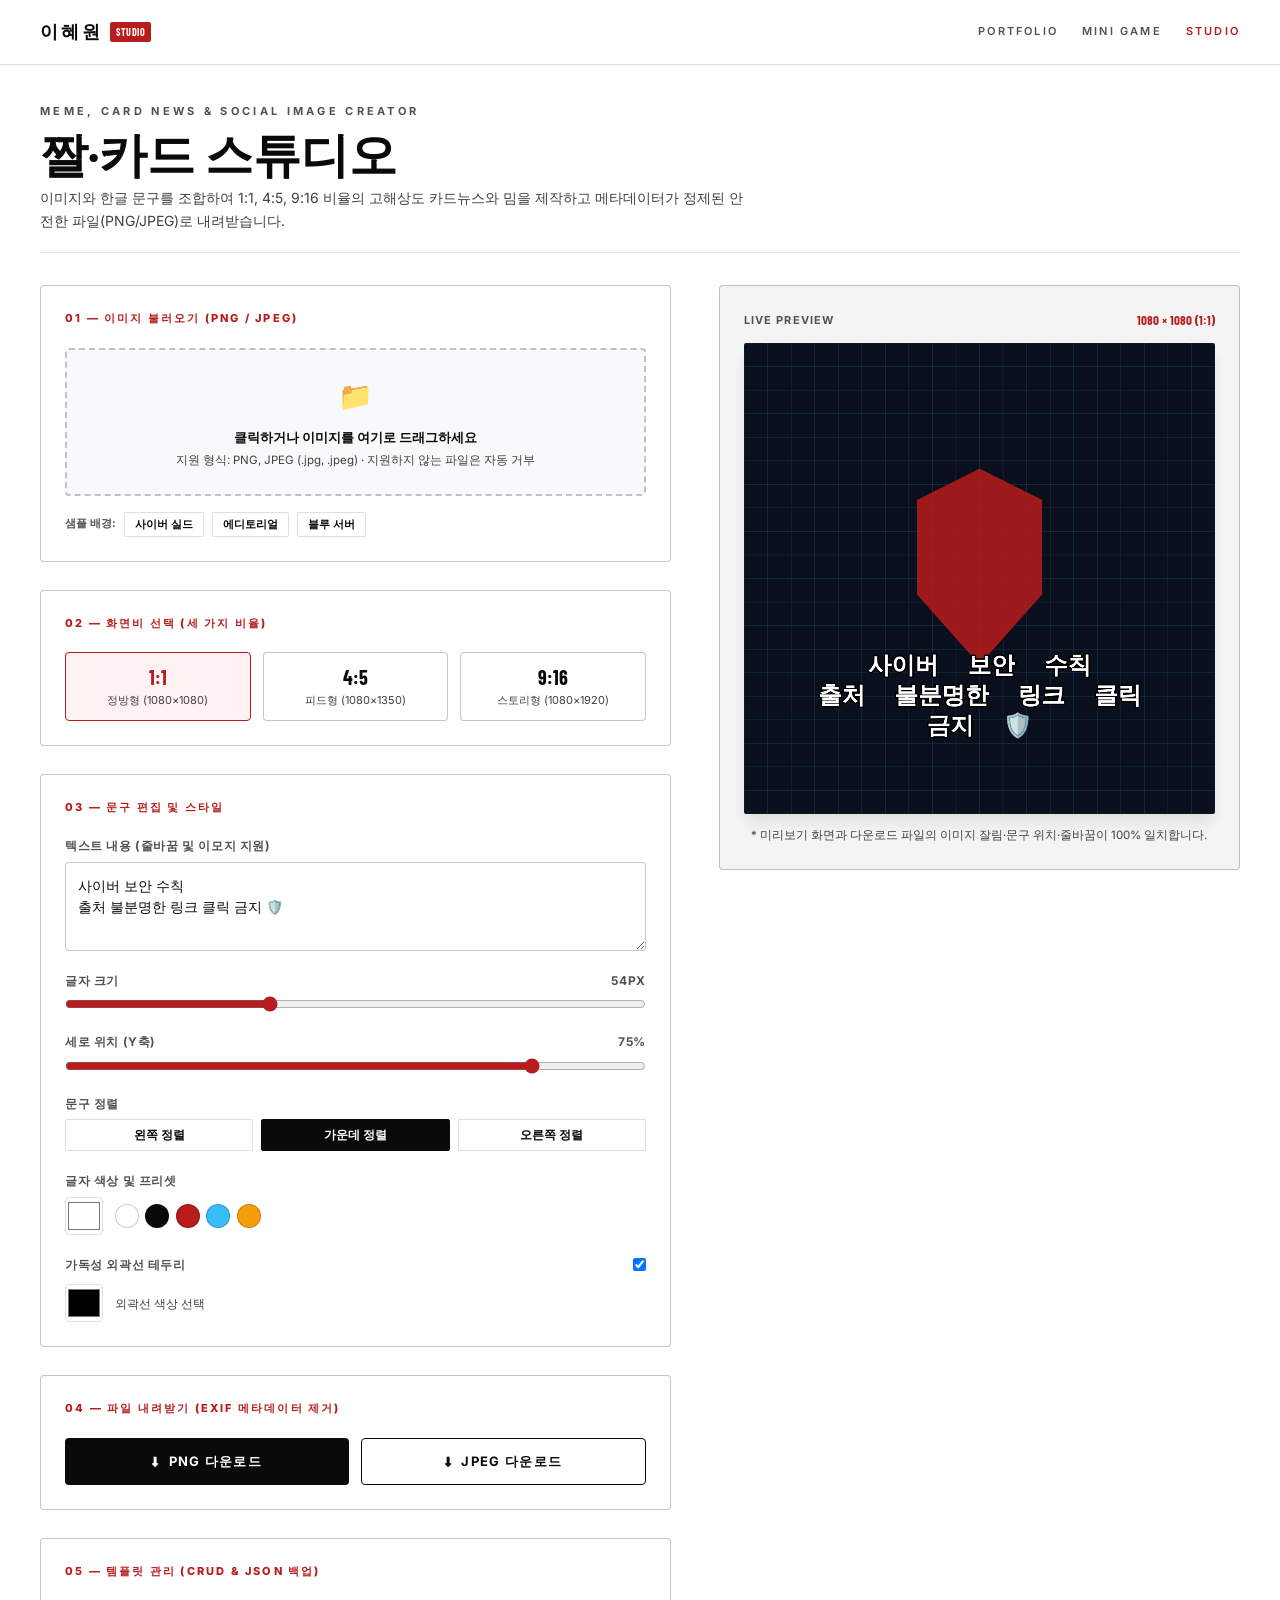
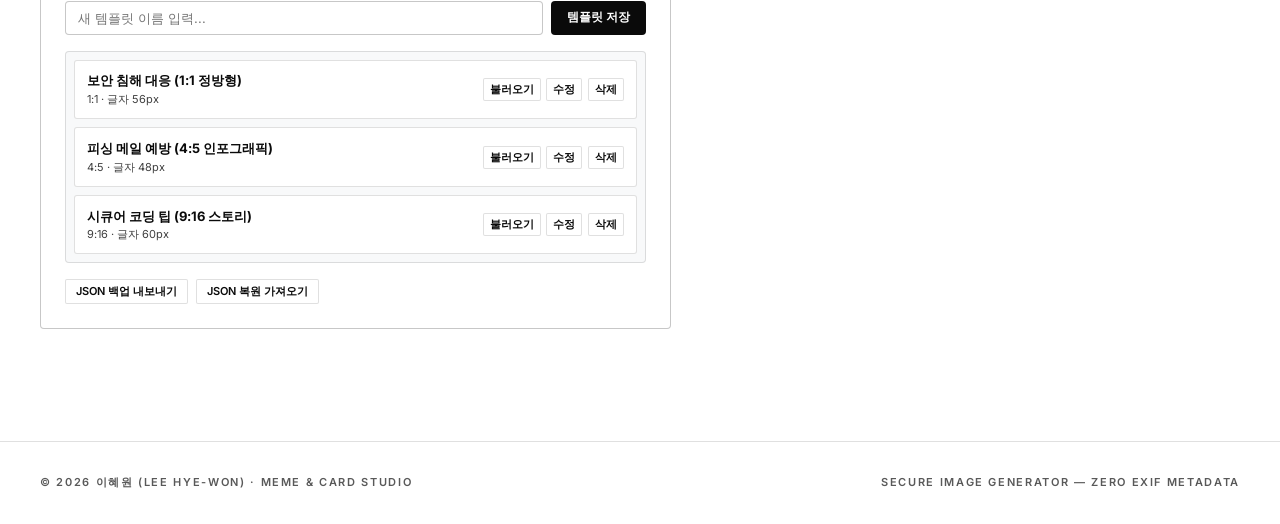
<file: studio.html>
<!DOCTYPE html>
<html lang="ko">
<head>
  <meta charset="UTF-8" />
  <meta name="viewport" content="width=device-width, initial-scale=1.0" />
  <title>짤·카드 스튜디오 | Meme &amp; Card Studio</title>

  <!-- Google Fonts: Barlow Condensed & Inter -->
  <link rel="preconnect" href="https://fonts.googleapis.com" />
  <link rel="preconnect" href="https://fonts.gstatic.com" crossorigin />
  <link href="https://fonts.googleapis.com/css2?family=Barlow+Condensed:wght@600;700;800&family=Inter:wght@400;500;600;700;800&display=swap" rel="stylesheet" />

  <!-- Stylesheet -->
  <link rel="stylesheet" href="css/studio.css" />
</head>
<body>
  <!-- Navigation Bar -->
  <header class="navbar">
    <div class="nav-container">
      <a href="index.html" class="nav-logo" aria-label="메인 포트폴리오로 이동">
        <span>이혜원</span>
        <span class="nav-badge">STUDIO</span>
      </a>

      <nav class="nav-menu" aria-label="도구 내비게이션">
        <a href="index.html" class="nav-link">Portfolio</a>
        <a href="game.html" class="nav-link">Mini Game</a>
        <a href="studio.html" class="nav-link active">Studio</a>
      </nav>
    </div>
  </header>

  <main class="studio-main">
    <header class="studio-header">
      <span class="studio-tagline">Meme, Card News &amp; Social Image Creator</span>
      <h1 class="studio-title">짤·카드 스튜디오</h1>
      <p class="studio-desc">
        이미지와 한글 문구를 조합하여 1:1, 4:5, 9:16 비율의 고해상도 카드뉴스와 밈을 제작하고 메타데이터가 정제된 안전한 파일(PNG/JPEG)로 내려받습니다.
      </p>
    </header>

    <!-- 2-Column Split: Tools & Live Preview (T03-C03) -->
    <div class="studio-grid">
      <!-- Left Panel: Editing Tools -->
      <div class="tools-panel">
        
        <!-- 01 이미지 업로드 (T03-C04, T03-C05, T03-C09, T03-C10) -->
        <section class="tool-section" aria-labelledby="section-img-title">
          <h2 id="section-img-title" class="tool-section-title">01 — 이미지 불러오기 (PNG / JPEG)</h2>
          
          <input type="file" id="image-upload" accept="image/png, image/jpeg, .png, .jpg, .jpeg" style="display: none;" />
          <div class="upload-dropzone" id="upload-dropzone" role="button" tabindex="0" aria-label="이미지 파일 업로드 드롭존">
            <span class="upload-icon" aria-hidden="true">📁</span>
            <p class="upload-hint">클릭하거나 이미지를 여기로 드래그하세요</p>
            <p class="upload-subhint">지원 형식: PNG, JPEG (.jpg, .jpeg) · 지원하지 않는 파일은 자동 거부</p>
          </div>

          <div class="sample-presets-row">
            <span class="sample-label">샘플 배경:</span>
            <button type="button" class="btn-chip btn-sample-preset" data-preset="cyber">사이버 실드</button>
            <button type="button" class="btn-chip btn-sample-preset" data-preset="editorial">에디토리얼</button>
            <button type="button" class="btn-chip btn-sample-preset" data-preset="security">블루 서버</button>
          </div>
        </section>

        <!-- 02 화면비 선택 (T03-C11, T03-C12, T03-C13: 1:1, 4:5, 9:16) -->
        <section class="tool-section" aria-labelledby="section-ratio-title">
          <h2 id="section-ratio-title" class="tool-section-title">02 — 화면비 선택 (세 가지 비율)</h2>
          <div class="ratio-selector-grid">
            <button type="button" class="ratio-btn active" data-ratio="1:1" aria-label="1:1 정방형 비율 선택">
              <span class="ratio-val">1:1</span>
              <span class="ratio-name">정방형 (1080×1080)</span>
            </button>
            <button type="button" class="ratio-btn" data-ratio="4:5" aria-label="4:5 피드형 비율 선택">
              <span class="ratio-val">4:5</span>
              <span class="ratio-name">피드형 (1080×1350)</span>
            </button>
            <button type="button" class="ratio-btn" data-ratio="9:16" aria-label="9:16 스토리형 비율 선택">
              <span class="ratio-val">9:16</span>
              <span class="ratio-name">스토리형 (1080×1920)</span>
            </button>
          </div>
        </section>

        <!-- 03 문구 편집 (T03-C06, T03-C07, T03-C08, T03-C14) -->
        <section class="tool-section" aria-labelledby="section-text-title">
          <h2 id="section-text-title" class="tool-section-title">03 — 문구 편집 및 스타일</h2>
          
          <div class="control-group">
            <div class="control-label-row">
              <label for="text-input">텍스트 내용 (줄바꿈 및 이모지 지원)</label>
            </div>
            <textarea id="text-input" class="text-input-area" rows="3" placeholder="문구를 입력하세요...">사이버 보안 수칙
출처 불분명한 링크 클릭 금지 🛡️</textarea>
          </div>

          <div class="control-group">
            <div class="control-label-row">
              <label for="font-size-input">글자 크기</label>
              <span id="font-size-val">54px</span>
            </div>
            <input type="range" id="font-size-input" class="slider-input" min="24" max="110" value="54" />
          </div>

          <div class="control-group">
            <div class="control-label-row">
              <label for="pos-y-input">세로 위치 (Y축)</label>
              <span id="pos-y-val">75%</span>
            </div>
            <input type="range" id="pos-y-input" class="slider-input" min="10" max="90" value="75" />
          </div>

          <div class="control-group">
            <div class="control-label-row">
              <label>문구 정렬</label>
            </div>
            <div class="align-button-group">
              <button type="button" class="btn-align" data-align="left">왼쪽 정렬</button>
              <button type="button" class="btn-align active" data-align="center">가운데 정렬</button>
              <button type="button" class="btn-align" data-align="right">오른쪽 정렬</button>
            </div>
          </div>

          <div class="control-group">
            <div class="control-label-row">
              <label for="text-color-input">글자 색상 및 프리셋</label>
            </div>
            <div class="color-controls-row">
              <input type="color" id="text-color-input" class="color-picker-native" value="#ffffff" aria-label="글자 색상 선택기" />
              <div class="color-chips">
                <button type="button" class="color-dot" data-color="#ffffff" style="background:#ffffff;" aria-label="흰색"></button>
                <button type="button" class="color-dot" data-color="#0a0a0a" style="background:#0a0a0a;" aria-label="검은색"></button>
                <button type="button" class="color-dot" data-color="#b91c1c" style="background:#b91c1c;" aria-label="보안 레드"></button>
                <button type="button" class="color-dot" data-color="#38bdf8" style="background:#38bdf8;" aria-label="사이버 블루"></button>
                <button type="button" class="color-dot" data-color="#f59e0b" style="background:#f59e0b;" aria-label="경고 앰버"></button>
              </div>
            </div>
          </div>

          <div class="control-group">
            <div class="control-label-row">
              <label for="text-stroke-toggle">가독성 외곽선 테두리</label>
              <input type="checkbox" id="text-stroke-toggle" checked />
            </div>
            <div class="color-controls-row" style="margin-top:0.25rem;">
              <input type="color" id="stroke-color-input" class="color-picker-native" value="#000000" aria-label="외곽선 색상 선택기" />
              <span style="font-size:12px;color:var(--color-text-muted);">외곽선 색상 선택</span>
            </div>
          </div>
        </section>

        <!-- 04 파일 다운로드 (T03-C11~T03-C13, T03-C28) -->
        <section class="tool-section" aria-labelledby="section-download-title">
          <h2 id="section-download-title" class="tool-section-title">04 — 파일 내려받기 (EXIF 메타데이터 제거)</h2>
          <div class="download-actions-grid">
            <button type="button" id="btn-download-png" class="btn-download btn-png">
              <span aria-hidden="true">⬇</span>
              <span>PNG 다운로드</span>
            </button>
            <button type="button" id="btn-download-jpeg" class="btn-download btn-jpeg">
              <span aria-hidden="true">⬇</span>
              <span>JPEG 다운로드</span>
            </button>
          </div>
        </section>

        <!-- 05 템플릿 관리 CRUD & JSON (T03-C17 ~ T03-C24) -->
        <section class="tool-section" aria-labelledby="section-tpl-title">
          <h2 id="section-tpl-title" class="tool-section-title">05 — 템플릿 관리 (CRUD &amp; JSON 백업)</h2>
          
          <div class="template-input-row">
            <input type="text" id="template-name-input" class="template-name-input" placeholder="새 템플릿 이름 입력..." />
            <button type="button" id="btn-save-template" class="btn-save-tpl">템플릿 저장</button>
          </div>

          <div class="template-list-container" id="template-list" aria-label="저장된 템플릿 목록">
            <!-- Dynamic Template Cards -->
          </div>

          <div class="json-actions-row">
            <button type="button" id="btn-export-json" class="btn-chip">JSON 백업 내보내기</button>
            <button type="button" id="btn-import-json-trigger" class="btn-chip">JSON 복원 가져오기</button>
            <input type="file" id="json-upload" accept=".json,application/json" style="display:none;" />
          </div>
        </section>

      </div>

      <!-- Right Panel: Live Preview Canvas (T03-C03, T03-C11 ~ T03-C13) -->
      <div class="preview-panel">
        <!-- Error & Notification Banner (T03-C10, T03-C23, T03-C24) -->
        <div id="notice-banner" class="notice-banner" role="alert" aria-live="assertive"></div>

        <div class="preview-frame">
          <div class="preview-header-meta">
            <span class="preview-badge">LIVE PREVIEW</span>
            <span class="resolution-badge" id="resolution-badge">1080 × 1080 (1:1)</span>
          </div>

          <div class="canvas-wrapper">
            <canvas id="studio-canvas" width="1080" height="1080"></canvas>
          </div>

          <p class="preview-caption">
            * 미리보기 화면과 다운로드 파일의 이미지 잘림·문구 위치·줄바꿈이 100% 일치합니다.
          </p>
        </div>
      </div>
    </div>
  </main>

  <footer class="footer">
    <div class="footer-container">
      <span>© 2026 이혜원 (Lee Hye-won) · MEME &amp; CARD STUDIO</span>
      <span>SECURE IMAGE GENERATOR — ZERO EXIF METADATA</span>
    </div>
  </footer>

  <script src="js/studio.js"></script>
</body>
</html>
</file>
<file: css/style.css>
/* ==========================================================================
   Base Styles & Reset
   Preserving 100% of the Original Editorial PPT-Style Design
   High Contrast & WCAG AA Accessible
   ========================================================================== */

:root {
  --font-barlow: 'Barlow Condensed', sans-serif;
  --font-inter: 'Inter', sans-serif;
  --color-bg: #ffffff;
  --color-text-main: #0a0a0a;          /* Contrast ratio 19.8:1 */
  --color-text-secondary: #2b2b2b;     /* Contrast ratio 14.16:1 */
  --color-text-muted: #404040;         /* Contrast ratio 10.37:1 */
  --color-text-subtle: #525252;        /* Contrast ratio 7.81:1 (Passes WCAG AA >= 4.5:1) */
  --color-text-dim: #595959;           /* Contrast ratio 6.9:1 */
  --color-accent-red: #b91c1c;         /* Contrast ratio 6.47:1 (Passes WCAG AA >= 4.5:1) */
  --color-border: rgba(0, 0, 0, 0.12);
  --color-border-darker: rgba(0, 0, 0, 0.22);
  --color-hover-bg: #fafafa;
  --max-width: 72rem;                  /* 1152px - Original template width */
}

/* Accessibility: Motion reduction settings */
@media (prefers-reduced-motion: reduce) {
  *, *::before, *::after {
    animation-duration: 0.01ms !important;
    animation-iteration-count: 1 !important;
    transition-duration: 0.01ms !important;
    scroll-behavior: auto !important;
  }
}

body.reduce-motion *,
body.reduce-motion *::before,
body.reduce-motion *::after {
  animation-duration: 0.01ms !important;
  animation-iteration-count: 1 !important;
  transition-duration: 0.01ms !important;
  scroll-behavior: auto !important;
}

*, *::before, *::after {
  box-sizing: border-box;
  margin: 0;
  padding: 0;
}

html {
  scroll-behavior: smooth;
  height: 100%;
}

body {
  font-family: var(--font-inter);
  background-color: var(--color-bg);
  color: var(--color-text-main);
  min-height: 100vh;
  line-height: 1.6;
  -webkit-font-smoothing: antialiased;
  -moz-osx-font-smoothing: grayscale;
  overflow-x: hidden;
}

::-webkit-scrollbar {
  width: 6px;
}
::-webkit-scrollbar-track {
  background: #f1f1f1;
}
::-webkit-scrollbar-thumb {
  background: #ccc;
  border-radius: 3px;
}
::-webkit-scrollbar-thumb:hover {
  background: var(--color-accent-red);
}

::selection {
  background: var(--color-accent-red);
  color: #ffffff;
}

/* Accessible Focus Ring */
:focus-visible {
  outline: 2px solid var(--color-accent-red);
  outline-offset: 3px;
}

a {
  color: inherit;
  text-decoration: none;
}

button {
  font-family: inherit;
  background: none;
  border: none;
  cursor: pointer;
  color: inherit;
}

/* Layout Containers & Utilities (Original Grid System) */
.container {
  max-width: var(--max-width);
  margin-left: auto;
  margin-right: auto;
  padding-left: 1.5rem;
  padding-right: 1.5rem;
  width: 100%;
}

@media (min-width: 640px) {
  .container {
    padding-left: 2.5rem;
    padding-right: 2.5rem;
  }
}

.section {
  padding-top: 5.5rem;
  padding-bottom: 5.5rem;
  border-top: 1px solid var(--color-border);
}

@media (min-width: 1024px) {
  .section {
    padding-top: 7rem;
    padding-bottom: 7rem;
  }
}

.section-grid {
  display: grid;
  grid-template-columns: 1fr;
  gap: 2.5rem;
}

@media (min-width: 1024px) {
  .section-grid {
    grid-template-columns: repeat(12, minmax(0, 1fr));
    gap: 4rem;
  }

  .grid-left {
    grid-column: span 3 / span 3;
  }

  .grid-right {
    grid-column: span 9 / span 9;
  }
}

.section-tag {
  font-family: var(--font-inter);
  font-size: 11px;
  font-weight: 700;
  text-transform: uppercase;
  letter-spacing: 0.25em;
  color: var(--color-text-subtle);
  display: block;
}

.section-heading {
  font-family: var(--font-barlow);
  font-weight: 700;
  text-transform: uppercase;
  line-height: 1;
  font-size: clamp(34px, 4.5vw, 50px);
  margin-bottom: 2.25rem;
  color: var(--color-text-main);
}

/* Scroll Progress Bar */
.scroll-progress {
  position: fixed;
  top: 0;
  left: 0;
  height: 2px;
  background-color: var(--color-accent-red);
  z-index: 60;
  width: 0%;
  transition: width 0.1s ease-out;
}

/* Navigation Bar */
.navbar {
  position: fixed;
  top: 0;
  left: 0;
  right: 0;
  z-index: 50;
  transition: all 0.3s ease;
}

.navbar.scrolled {
  background-color: rgba(255, 255, 255, 0.96);
  backdrop-filter: blur(6px);
  -webkit-backdrop-filter: blur(6px);
  border-bottom: 1px solid var(--color-border);
}

.nav-container {
  max-width: var(--max-width);
  margin-left: auto;
  margin-right: auto;
  padding-left: 1.5rem;
  padding-right: 1.5rem;
  height: 4rem;
  display: flex;
  align-items: center;
  justify-content: space-between;
}

@media (min-width: 640px) {
  .nav-container {
    padding-left: 2.5rem;
    padding-right: 2.5rem;
  }
}

.nav-logo {
  font-family: var(--font-barlow);
  font-size: 1.15rem;
  font-weight: 700;
  letter-spacing: 0.15em;
  text-transform: uppercase;
  transition: color 0.2s ease;
  display: flex;
  align-items: center;
  gap: 0.5rem;
}

.nav-logo:hover {
  color: var(--color-accent-red);
}

.nav-menu {
  display: none;
  align-items: center;
  gap: 2rem;
}

@media (min-width: 768px) {
  .nav-menu {
    display: flex;
  }
}

.nav-link {
  font-family: var(--font-inter);
  font-size: 11px;
  font-weight: 600;
  text-transform: uppercase;
  letter-spacing: 0.2em;
  color: var(--color-text-subtle);
  transition: color 0.2s ease;
}

.nav-link:hover {
  color: var(--color-text-main);
}

.nav-link.active {
  color: var(--color-accent-red);
}

.nav-extra {
  display: flex;
  align-items: center;
  gap: 1rem;
}

.motion-btn {
  font-size: 11px;
  font-weight: 600;
  letter-spacing: 0.1em;
  text-transform: uppercase;
  color: var(--color-text-subtle);
  padding: 4px 8px;
  border: 1px solid var(--color-border);
  border-radius: 2px;
  transition: all 0.2s ease;
}

.motion-btn:hover {
  color: var(--color-text-main);
  border-color: var(--color-text-main);
}

.motion-btn[aria-pressed="true"] {
  background-color: var(--color-text-main);
  color: #ffffff;
}

/* Hero Section */
.hero-section {
  min-height: 86vh;
  display: flex;
  flex-direction: column;
  justify-content: center;
  padding-top: 5rem;
  padding-bottom: 3rem;
}

.hero-container {
  width: 100%;
}

.hero-subtitle {
  font-family: var(--font-inter);
  font-size: 11px;
  font-weight: 700;
  text-transform: uppercase;
  letter-spacing: 0.35em;
  color: var(--color-text-subtle);
  margin-bottom: 1.5rem;
}

.hero-title {
  font-family: var(--font-barlow);
  font-weight: 800;
  line-height: 0.92;
  text-transform: uppercase;
  letter-spacing: -0.02em;
  color: var(--color-text-main);
  font-size: clamp(56px, 9vw, 130px);
}

.red-line {
  width: 3.5rem;
  height: 3px;
  background-color: var(--color-accent-red);
  margin-top: 1.5rem;
  margin-bottom: 1.5rem;
}

.hero-desc {
  font-family: var(--font-inter);
  font-weight: 400;
  color: var(--color-text-secondary);
  line-height: 1.65;
  max-width: 36rem;
  font-size: clamp(15px, 1.5vw, 18px);
}

.hero-target {
  font-size: 13.5px;
  line-height: 1.6;
  color: var(--color-text-muted);
  max-width: 42rem;
  margin-top: 1rem;
}

/* Editorial Above-The-Fold Index */
.hero-highlights-strip {
  margin-top: 2.5rem;
  padding-top: 1.75rem;
  border-top: 1px solid var(--color-border);
  display: grid;
  grid-template-columns: 1fr;
  gap: 1.25rem;
  max-width: 58rem;
}

@media (min-width: 768px) {
  .hero-highlights-strip {
    grid-template-columns: 1fr 1.4fr 1fr;
    gap: 2rem;
  }
}

.highlight-item {
  display: flex;
  flex-direction: column;
  gap: 0.35rem;
}

.highlight-tag {
  font-family: var(--font-barlow);
  font-size: 13px;
  font-weight: 700;
  text-transform: uppercase;
  letter-spacing: 0.15em;
  color: var(--color-accent-red);
}

.highlight-text {
  font-size: 13px;
  color: var(--color-text-secondary);
  line-height: 1.5;
}

.highlight-link {
  font-size: 12px;
  font-weight: 700;
  text-transform: uppercase;
  letter-spacing: 0.15em;
  color: var(--color-text-main);
  display: inline-flex;
  align-items: center;
  gap: 0.5rem;
  transition: color 0.2s ease;
  margin-top: 0.2rem;
}

.highlight-link:hover {
  color: var(--color-accent-red);
}

.arrow-icon {
  transition: transform 0.2s ease;
  display: inline-block;
}

.highlight-link:hover .arrow-icon,
.hero-cta:hover .arrow-icon,
.group:hover .arrow-icon {
  transform: translateX(5px);
}

/* About Section */
.about-content {
  display: flex;
  flex-direction: column;
  gap: 2rem;
}

.about-text-grid {
  display: grid;
  grid-template-columns: 1fr;
  gap: 2rem;
}

@media (min-width: 768px) {
  .about-text-grid {
    grid-template-columns: repeat(2, minmax(0, 1fr));
  }
}

.body-text {
  font-family: var(--font-inter);
  color: var(--color-text-secondary);
  line-height: 1.75;
  font-size: 15px;
}

.stats-grid {
  display: grid;
  grid-template-columns: repeat(2, minmax(0, 1fr));
  gap: 1.5rem;
  margin-top: 2.5rem;
  padding-top: 2.5rem;
  border-top: 1px solid var(--color-border);
}

@media (min-width: 640px) {
  .stats-grid {
    grid-template-columns: repeat(4, minmax(0, 1fr));
  }
}

.stat-item {
  display: flex;
  flex-direction: column;
}

.stat-value {
  font-family: var(--font-barlow);
  font-weight: 700;
  color: var(--color-accent-red);
  font-size: clamp(36px, 5vw, 52px);
  line-height: 1;
}

.stat-label {
  font-family: var(--font-inter);
  font-size: 11px;
  font-weight: 600;
  text-transform: uppercase;
  letter-spacing: 0.2em;
  color: var(--color-text-subtle);
  margin-top: 0.35rem;
}

/* Work Section */
.projects-container {
  display: flex;
  flex-direction: column;
}

.project-item {
  display: grid;
  grid-template-columns: repeat(12, minmax(0, 1fr));
  gap: 0.75rem;
  padding-top: 2rem;
  padding-bottom: 2rem;
  border-top: 1px solid var(--color-border);
  margin-left: -1rem;
  margin-right: -1rem;
  padding-left: 1rem;
  padding-right: 1rem;
  transition: background-color 0.2s ease;
  cursor: pointer;
  border-radius: 2px;
}

.project-item:hover {
  background-color: var(--color-hover-bg);
}

.project-num {
  grid-column: span 1 / span 1;
  font-family: var(--font-inter);
  font-size: 11px;
  font-weight: 700;
  color: var(--color-accent-red);
  padding-top: 4px;
  letter-spacing: 0.05em;
}

.project-details {
  grid-column: span 9 / span 9;
}

@media (min-width: 640px) {
  .project-details {
    grid-column: span 10 / span 10;
  }
}

.project-title {
  font-family: var(--font-barlow);
  font-weight: 700;
  text-transform: uppercase;
  font-size: 1.35rem;
  line-height: 1.2;
  transition: color 0.2s ease;
  color: var(--color-text-main);
}

@media (min-width: 640px) {
  .project-title {
    font-size: 1.6rem;
  }
}

.project-item:hover .project-title {
  color: var(--color-accent-red);
}

.project-sar-box {
  margin-top: 0.85rem;
  display: flex;
  flex-direction: column;
  gap: 0.5rem;
}

.project-sar-line {
  font-size: 13.5px;
  line-height: 1.55;
  color: var(--color-text-muted);
}

.project-sar-line strong {
  color: var(--color-text-main);
  font-weight: 700;
}

.project-expandable-area {
  display: none;
  margin-top: 1.25rem;
  padding-top: 1.25rem;
  border-top: 1px dashed var(--color-border);
  font-size: 13px;
  line-height: 1.6;
  color: var(--color-text-secondary);
}

.project-item.is-expanded .project-expandable-area {
  display: block;
}

.project-action-row {
  margin-top: 0.85rem;
  display: flex;
  align-items: center;
  gap: 1.5rem;
}

.project-toggle-btn {
  font-size: 11px;
  font-weight: 700;
  text-transform: uppercase;
  letter-spacing: 0.15em;
  color: var(--color-accent-red);
  display: inline-flex;
  align-items: center;
  gap: 0.35rem;
  padding: 4px 0;
}

.evidence-modal-trigger {
  font-size: 11px;
  font-weight: 700;
  text-transform: uppercase;
  letter-spacing: 0.15em;
  color: var(--color-text-subtle);
  display: inline-flex;
  align-items: center;
  gap: 0.35rem;
  padding: 4px 0;
  transition: color 0.2s ease;
}

.evidence-modal-trigger:hover {
  color: var(--color-text-main);
}

.project-year {
  grid-column: span 2 / span 2;
  text-align: right;
  font-family: var(--font-inter);
  font-size: 12px;
  font-weight: 600;
  color: var(--color-text-dim);
  padding-top: 4px;
}

@media (min-width: 640px) {
  .project-year {
    grid-column: span 1 / span 1;
  }
}

/* Skills Section */
.skills-box-grid {
  border: 1px solid var(--color-border-darker);
  display: grid;
  grid-template-columns: 1fr;
}

@media (min-width: 768px) {
  .skills-box-grid {
    grid-template-columns: repeat(3, minmax(0, 1fr));
  }
}

.skill-category-card {
  padding: 2rem;
  border-bottom: 1px solid var(--color-border-darker);
}

@media (min-width: 768px) {
  .skill-category-card {
    border-bottom: none;
    border-right: 1px solid var(--color-border-darker);
  }
  .skill-category-card:last-child {
    border-right: none;
  }
}

.category-title {
  font-family: var(--font-inter);
  font-size: 10px;
  font-weight: 800;
  text-transform: uppercase;
  letter-spacing: 0.3em;
  color: var(--color-text-subtle);
  margin-bottom: 1.5rem;
}

.skill-list {
  list-style: none;
  display: flex;
  flex-direction: column;
  gap: 0.75rem;
}

.skill-item {
  font-family: var(--font-inter);
  font-weight: 500;
  font-size: 14.5px;
  color: var(--color-text-main);
  display: flex;
  align-items: center;
  gap: 0.75rem;
}

.bullet {
  width: 3px;
  height: 3px;
  border-radius: 9999px;
  background-color: var(--color-accent-red);
  flex-shrink: 0;
}

/* Contact Section */
.contact-desc {
  font-family: var(--font-inter);
  color: var(--color-text-secondary);
  max-width: 32rem;
  line-height: 1.75;
  font-size: 15px;
  margin-bottom: 2.5rem;
}

.contact-email-wrapper {
  margin-bottom: 3rem;
}

.contact-email {
  display: inline-flex;
  align-items: center;
  gap: 1rem;
}

.email-text {
  font-family: var(--font-barlow);
  font-weight: 600;
  text-transform: uppercase;
  border-bottom: 2px solid var(--color-text-main);
  padding-bottom: 0.25rem;
  font-size: clamp(22px, 3.5vw, 36px);
  transition: all 0.2s ease;
  color: var(--color-text-main);
}

.contact-email:hover .email-text {
  border-color: var(--color-accent-red);
  color: var(--color-accent-red);
}

.contact-email:hover .arrow-icon {
  color: var(--color-accent-red);
  transform: translateX(6px);
}

.social-links {
  display: flex;
  flex-wrap: wrap;
  gap: 2rem;
  margin-top: 2rem;
}

.social-link {
  font-family: var(--font-inter);
  font-size: 11px;
  font-weight: 600;
  text-transform: uppercase;
  letter-spacing: 0.25em;
  color: var(--color-text-dim);
  transition: color 0.2s ease;
}

.social-link:hover {
  color: var(--color-accent-red);
}

/* Footer */
.footer {
  padding-top: 2rem;
  padding-bottom: 2rem;
  border-top: 1px solid var(--color-border);
}

.footer-container {
  display: flex;
  justify-content: space-between;
  align-items: center;
}

.footer-text {
  font-family: var(--font-inter);
  font-size: 11px;
  font-weight: 600;
  text-transform: uppercase;
  letter-spacing: 0.2em;
  color: var(--color-text-dim);
}

/* Image / Document Modal */
.image-modal {
  position: fixed;
  inset: 0;
  z-index: 100;
  display: none;
  align-items: center;
  justify-content: center;
  padding: 1.5rem;
}

.image-modal.open {
  display: flex;
}

.modal-backdrop {
  position: absolute;
  inset: 0;
  background-color: rgba(0, 0, 0, 0.85);
  backdrop-filter: blur(4px);
  -webkit-backdrop-filter: blur(4px);
}

.modal-content {
  position: relative;
  z-index: 10;
  background: #ffffff;
  border-radius: 4px;
  max-width: 640px;
  width: 100%;
  max-height: 85vh;
  overflow-y: auto;
  padding: 2.25rem;
  box-shadow: 0 20px 25px -5px rgba(0, 0, 0, 0.5);
  border: 1px solid var(--color-border);
}

.modal-close {
  position: absolute;
  top: 1rem;
  right: 1.25rem;
  color: var(--color-text-main);
  font-size: 1.75rem;
  line-height: 1;
  cursor: pointer;
  transition: color 0.2s ease;
}

.modal-close:hover {
  color: var(--color-accent-red);
}

.modal-caption {
  font-family: var(--font-barlow);
  font-size: 1.5rem;
  font-weight: 700;
  text-transform: uppercase;
  color: var(--color-text-main);
  margin-bottom: 1rem;
}

.modal-desc-text {
  font-size: 13.5px;
  line-height: 1.6;
  color: var(--color-text-secondary);
  margin-bottom: 1rem;
}

.modal-code-block {
  background: #18181b;
  color: #fafafa;
  padding: 1rem;
  border-radius: 2px;
  font-family: monospace;
  font-size: 12px;
  line-height: 1.5;
  overflow-x: auto;
}

/* ==========================================================================
   Easter Egg Game Styles (Cyber Defense Tic-Tac-Toe)
   ========================================================================== */

.easter-egg-btn {
  font-family: var(--font-inter);
  font-size: 10.5px;
  font-weight: 700;
  letter-spacing: 0.15em;
  text-transform: uppercase;
  color: var(--color-text-dim);
  border: 1px dashed var(--color-border-darker);
  padding: 3px 8px;
  border-radius: 2px;
  transition: all 0.2s ease;
  background: transparent;
  cursor: pointer;
}

.easter-egg-btn:hover {
  color: var(--color-accent-red);
  border-color: var(--color-accent-red);
  background-color: rgba(185, 28, 28, 0.04);
}

.game-modal {
  position: fixed;
  inset: 0;
  z-index: 120;
  display: none;
  align-items: center;
  justify-content: center;
  padding: 1.25rem;
}

.game-modal.open {
  display: flex;
}

.game-modal-content {
  position: relative;
  z-index: 10;
  background: #ffffff;
  border-radius: 4px;
  max-width: 440px;
  width: 100%;
  padding: 2rem;
  box-shadow: 0 25px 50px -12px rgba(0, 0, 0, 0.4);
  border: 2px solid var(--color-text-main);
}

.game-modal-header {
  display: flex;
  align-items: center;
  justify-content: space-between;
  margin-bottom: 0.5rem;
}

.game-header-tag {
  display: flex;
  align-items: center;
  gap: 0.5rem;
}

.game-blink-dot {
  width: 7px;
  height: 7px;
  border-radius: 9999px;
  background-color: var(--color-accent-red);
  display: inline-block;
  animation: pulse 1.5s infinite;
}

@keyframes pulse {
  0%, 100% { opacity: 1; }
  50% { opacity: 0.3; }
}

.game-tag-text {
  font-family: var(--font-inter);
  font-size: 10px;
  font-weight: 800;
  letter-spacing: 0.2em;
  color: var(--color-text-subtle);
}

.game-title {
  font-family: var(--font-barlow);
  font-size: 1.6rem;
  font-weight: 800;
  text-transform: uppercase;
  letter-spacing: 0.05em;
  color: var(--color-text-main);
  margin-top: 0.25rem;
  margin-bottom: 0.5rem;
}

.game-desc {
  font-size: 12.5px;
  line-height: 1.5;
  color: var(--color-text-muted);
  margin-bottom: 1.25rem;
}

.game-scoreboard {
  display: grid;
  grid-template-columns: repeat(3, 1fr);
  gap: 0.5rem;
  margin-bottom: 1.25rem;
  border: 1px solid var(--color-border-darker);
  border-radius: 2px;
  background: var(--color-hover-bg);
  padding: 0.5rem;
}

.score-box {
  display: flex;
  flex-direction: column;
  align-items: center;
  justify-content: center;
  padding: 0.25rem;
}

.score-label {
  font-size: 9.5px;
  font-weight: 700;
  letter-spacing: 0.1em;
  text-transform: uppercase;
  color: var(--color-text-subtle);
}

.score-num {
  font-family: var(--font-barlow);
  font-size: 1.4rem;
  font-weight: 700;
  line-height: 1.1;
  color: var(--color-text-main);
}

.score-player .score-num { color: #16a34a; }
.score-ai .score-num { color: var(--color-accent-red); }

.game-status {
  font-size: 12px;
  font-weight: 700;
  text-align: center;
  padding: 0.4rem;
  background: #f4f4f5;
  border-radius: 2px;
  margin-bottom: 1.25rem;
  color: var(--color-text-main);
  min-height: 28px;
  display: flex;
  align-items: center;
  justify-content: center;
}

.game-board {
  display: grid;
  grid-template-columns: repeat(3, 1fr);
  gap: 6px;
  margin-bottom: 1.5rem;
  background: var(--color-border-darker);
  padding: 6px;
  border-radius: 3px;
}

.game-cell {
  aspect-ratio: 1 / 1;
  background: #ffffff;
  border: none;
  font-family: var(--font-barlow);
  font-size: 2.2rem;
  font-weight: 800;
  display: flex;
  align-items: center;
  justify-content: center;
  cursor: pointer;
  transition: all 0.15s ease;
  color: var(--color-text-main);
  border-radius: 2px;
}

.game-cell:hover:not(:disabled) {
  background: #f4f4f5;
  color: var(--color-accent-red);
}

.game-cell.cell-o {
  color: #16a34a;
}

.game-cell.cell-x {
  color: var(--color-accent-red);
}

.game-cell.winning-cell {
  background: #fef08a;
}

.game-cell:disabled {
  cursor: default;
}

.game-controls {
  display: flex;
  justify-content: center;
  gap: 1rem;
}

.game-btn {
  font-family: var(--font-inter);
  font-size: 11px;
  font-weight: 700;
  text-transform: uppercase;
  letter-spacing: 0.15em;
  padding: 0.5rem 1.25rem;
  border: 1px solid var(--color-text-main);
  border-radius: 2px;
  transition: all 0.2s ease;
  cursor: pointer;
}

.game-btn-reset {
  background: var(--color-text-main);
  color: #ffffff;
}

.game-btn-reset:hover {
  background: var(--color-accent-red);
  border-color: var(--color-accent-red);
}

/* ==========================================================================
   Easter Egg Link Style (푸터 미니게임 뱃지)
   ========================================================================== */
.easter-egg-btn {
  font-family: var(--font-inter);
  font-size: 10.5px;
  font-weight: 700;
  letter-spacing: 0.15em;
  text-transform: uppercase;
  color: var(--color-text-dim);
  border: 1px dashed var(--color-border-darker);
  padding: 3px 8px;
  border-radius: 2px;
  transition: all 0.2s ease;
  background: transparent;
  cursor: pointer;
  text-decoration: none;
  display: inline-block;
}

.easter-egg-btn:hover {
  color: var(--color-accent-red);
  border-color: var(--color-accent-red);
  background-color: rgba(185, 28, 28, 0.04);
}
</file>
<file: css/studio.css>
/* ==========================================================================
   Meme & Card Studio Styles
   Editorial Minimalist Swiss Aesthetic (Barlow Condensed & Inter)
   ========================================================================== */

:root {
  --font-barlow: 'Barlow Condensed', sans-serif;
  --font-inter: 'Inter', sans-serif;
  --color-bg: #ffffff;
  --color-text-main: #0a0a0a;
  --color-text-secondary: #2b2b2b;
  --color-text-muted: #404040;
  --color-text-subtle: #525252;
  --color-text-dim: #595959;
  --color-accent-red: #b91c1c;
  --color-accent-blue: #0284c7;
  --color-border: rgba(0, 0, 0, 0.12);
  --color-border-darker: rgba(0, 0, 0, 0.22);
  --color-hover-bg: #f8f9fa;
  --color-card-bg: #ffffff;
  --max-width: 78rem;
}

@media (prefers-reduced-motion: reduce) {
  *, *::before, *::after {
    animation-duration: 0.01ms !important;
    transition-duration: 0.01ms !important;
    scroll-behavior: auto !important;
  }
}

body.reduce-motion *,
body.reduce-motion *::before,
body.reduce-motion *::after {
  animation-duration: 0.01ms !important;
  transition-duration: 0.01ms !important;
  scroll-behavior: auto !important;
}

*, *::before, *::after {
  box-sizing: border-box;
  margin: 0;
  padding: 0;
}

html {
  scroll-behavior: smooth;
  height: 100%;
}

body {
  font-family: var(--font-inter);
  background-color: var(--color-bg);
  color: var(--color-text-main);
  min-height: 100vh;
  line-height: 1.6;
  -webkit-font-smoothing: antialiased;
  -moz-osx-font-smoothing: grayscale;
  overflow-x: hidden;
}

:focus-visible {
  outline: 2px solid var(--color-accent-red);
  outline-offset: 3px;
}

a {
  color: inherit;
  text-decoration: none;
}

button {
  font-family: inherit;
  background: none;
  border: none;
  cursor: pointer;
  color: inherit;
}

.navbar {
  position: sticky;
  top: 0;
  left: 0;
  right: 0;
  z-index: 50;
  background-color: rgba(255, 255, 255, 0.96);
  backdrop-filter: blur(6px);
  -webkit-backdrop-filter: blur(6px);
  border-bottom: 1px solid var(--color-border);
}

.nav-container {
  max-width: var(--max-width);
  margin-left: auto;
  margin-right: auto;
  padding-left: 1.5rem;
  padding-right: 1.5rem;
  height: 4rem;
  display: flex;
  align-items: center;
  justify-content: space-between;
}

.nav-logo {
  font-family: var(--font-barlow);
  font-size: 1.15rem;
  font-weight: 700;
  letter-spacing: 0.15em;
  text-transform: uppercase;
  display: flex;
  align-items: center;
  gap: 0.5rem;
}

.nav-logo:hover {
  color: var(--color-accent-red);
}

.nav-badge {
  background: var(--color-accent-red);
  color: #ffffff;
  font-size: 10px;
  font-weight: 700;
  padding: 2px 6px;
  border-radius: 2px;
  letter-spacing: 0.05em;
}

.nav-menu {
  display: flex;
  align-items: center;
  gap: 1.5rem;
}

.nav-link {
  font-family: var(--font-inter);
  font-size: 11px;
  font-weight: 600;
  text-transform: uppercase;
  letter-spacing: 0.2em;
  color: var(--color-text-subtle);
  transition: color 0.2s ease;
}

.nav-link:hover,
.nav-link.active {
  color: var(--color-accent-red);
}

.studio-main {
  max-width: var(--max-width);
  margin: 0 auto;
  padding: 2rem 1.5rem 4rem 1.5rem;
}

.studio-header {
  margin-bottom: 2rem;
  border-bottom: 1px solid var(--color-border);
  padding-bottom: 1.25rem;
}

.studio-tagline {
  font-family: var(--font-inter);
  font-size: 11px;
  font-weight: 700;
  text-transform: uppercase;
  letter-spacing: 0.3em;
  color: var(--color-text-subtle);
}

.studio-title {
  font-family: var(--font-barlow);
  font-size: clamp(32px, 4.5vw, 48px);
  font-weight: 800;
  text-transform: uppercase;
  line-height: 1.1;
  color: var(--color-text-main);
  margin-top: 0.25rem;
}

.studio-desc {
  font-size: 14px;
  color: var(--color-text-muted);
  max-width: 44rem;
  margin-top: 0.5rem;
}

.studio-grid {
  display: grid;
  grid-template-columns: 1fr;
  gap: 2rem;
  align-items: start;
}

@media (min-width: 1024px) {
  .studio-grid {
    grid-template-columns: 1.15fr 0.95fr;
    gap: 3rem;
  }
}

.tools-panel {
  display: flex;
  flex-direction: column;
  gap: 1.75rem;
}

.tool-section {
  border: 1px solid var(--color-border-darker);
  border-radius: 4px;
  padding: 1.5rem;
  background: var(--color-card-bg);
}

.tool-section-title {
  font-family: var(--font-inter);
  font-size: 11px;
  font-weight: 800;
  text-transform: uppercase;
  letter-spacing: 0.2em;
  color: var(--color-accent-red);
  margin-bottom: 1.25rem;
  display: flex;
  align-items: center;
  gap: 0.5rem;
}

.upload-dropzone {
  border: 2px dashed var(--color-border-darker);
  border-radius: 4px;
  padding: 1.5rem;
  text-align: center;
  background: var(--color-hover-bg);
  cursor: pointer;
  transition: all 0.2s ease;
}

.upload-dropzone:hover,
.upload-dropzone.dragover {
  border-color: var(--color-accent-red);
  background: rgba(185, 28, 28, 0.02);
}

.upload-icon {
  font-size: 1.75rem;
  display: block;
  margin-bottom: 0.5rem;
}

.upload-hint {
  font-size: 13px;
  font-weight: 600;
  color: var(--color-text-main);
}

.upload-subhint {
  font-size: 11.5px;
  color: var(--color-text-muted);
  margin-top: 0.25rem;
}

.sample-presets-row {
  display: flex;
  flex-wrap: wrap;
  align-items: center;
  gap: 0.5rem;
  margin-top: 1rem;
}

.sample-label {
  font-size: 11px;
  font-weight: 700;
  color: var(--color-text-subtle);
  text-transform: uppercase;
}

.btn-chip {
  font-size: 11px;
  font-weight: 600;
  border: 1px solid var(--color-border);
  padding: 4px 10px;
  border-radius: 2px;
  background: #ffffff;
  transition: all 0.2s ease;
}

.btn-chip:hover {
  border-color: var(--color-accent-red);
  color: var(--color-accent-red);
}

.ratio-selector-grid {
  display: grid;
  grid-template-columns: repeat(3, 1fr);
  gap: 0.75rem;
}

.ratio-btn {
  border: 1px solid var(--color-border-darker);
  border-radius: 4px;
  padding: 0.75rem 0.5rem;
  text-align: center;
  background: #ffffff;
  transition: all 0.2s ease;
  cursor: pointer;
}

.ratio-btn:hover {
  border-color: var(--color-accent-red);
}

.ratio-btn.active {
  border-color: var(--color-accent-red);
  background: #fef2f2;
}

.ratio-val {
  font-family: var(--font-barlow);
  font-size: 1.25rem;
  font-weight: 700;
  color: var(--color-text-main);
  display: block;
}

.ratio-btn.active .ratio-val {
  color: var(--color-accent-red);
}

.ratio-name {
  font-size: 11px;
  color: var(--color-text-muted);
  display: block;
  margin-top: 0.2rem;
}

.control-group {
  display: flex;
  flex-direction: column;
  gap: 0.4rem;
  margin-bottom: 1.25rem;
}

.control-group:last-child {
  margin-bottom: 0;
}

.control-label-row {
  display: flex;
  justify-content: space-between;
  align-items: center;
  font-size: 12px;
  font-weight: 700;
  text-transform: uppercase;
  color: var(--color-text-subtle);
  letter-spacing: 0.05em;
}

.text-input-area {
  width: 100%;
  font-family: var(--font-inter);
  font-size: 14px;
  line-height: 1.5;
  padding: 0.75rem;
  border: 1px solid var(--color-border-darker);
  border-radius: 4px;
  resize: vertical;
  min-height: 80px;
  color: var(--color-text-main);
  background: #ffffff;
}

.text-input-area:focus {
  border-color: var(--color-accent-red);
  outline: none;
}

.slider-input {
  width: 100%;
  accent-color: var(--color-accent-red);
  cursor: pointer;
}

.color-controls-row {
  display: flex;
  align-items: center;
  gap: 0.75rem;
}

.color-picker-native {
  width: 38px;
  height: 38px;
  padding: 0;
  border: 1px solid var(--color-border);
  border-radius: 4px;
  cursor: pointer;
  background: none;
}

.color-chips {
  display: flex;
  gap: 0.4rem;
}

.color-dot {
  width: 24px;
  height: 24px;
  border-radius: 9999px;
  border: 1px solid rgba(0, 0, 0, 0.2);
  cursor: pointer;
  transition: transform 0.15s ease;
}

.color-dot:hover {
  transform: scale(1.15);
}

.align-button-group {
  display: grid;
  grid-template-columns: repeat(3, 1fr);
  gap: 0.5rem;
}

.btn-align {
  font-size: 12px;
  font-weight: 700;
  border: 1px solid var(--color-border);
  padding: 0.4rem;
  border-radius: 2px;
  background: #ffffff;
}

.btn-align.active {
  background: var(--color-text-main);
  color: #ffffff;
  border-color: var(--color-text-main);
}

.download-actions-grid {
  display: grid;
  grid-template-columns: 1fr 1fr;
  gap: 0.75rem;
}

.btn-download {
  font-family: var(--font-inter);
  font-size: 13px;
  font-weight: 700;
  text-transform: uppercase;
  letter-spacing: 0.1em;
  padding: 0.85rem 1rem;
  border-radius: 4px;
  display: inline-flex;
  align-items: center;
  justify-content: center;
  gap: 0.5rem;
  cursor: pointer;
  transition: all 0.2s ease;
}

.btn-png {
  background: var(--color-text-main);
  color: #ffffff;
}

.btn-png:hover {
  background: var(--color-accent-red);
}

.btn-jpeg {
  background: #ffffff;
  border: 1px solid var(--color-text-main);
  color: var(--color-text-main);
}

.btn-jpeg:hover {
  background: var(--color-hover-bg);
  border-color: var(--color-accent-red);
  color: var(--color-accent-red);
}

.template-input-row {
  display: flex;
  gap: 0.5rem;
  margin-bottom: 1rem;
}

.template-name-input {
  flex: 1;
  font-family: var(--font-inter);
  font-size: 13px;
  padding: 0.5rem 0.75rem;
  border: 1px solid var(--color-border-darker);
  border-radius: 4px;
}

.template-name-input:focus {
  border-color: var(--color-accent-red);
  outline: none;
}

.btn-save-tpl {
  font-size: 12px;
  font-weight: 700;
  text-transform: uppercase;
  background: var(--color-text-main);
  color: #ffffff;
  padding: 0.5rem 1rem;
  border-radius: 4px;
  transition: background 0.2s ease;
}

.btn-save-tpl:hover {
  background: var(--color-accent-red);
}

.template-list-container {
  display: flex;
  flex-direction: column;
  gap: 0.5rem;
  max-height: 240px;
  overflow-y: auto;
  border: 1px solid var(--color-border);
  border-radius: 4px;
  padding: 0.5rem;
  background: var(--color-hover-bg);
  margin-bottom: 1rem;
}

.template-card {
  background: #ffffff;
  border: 1px solid var(--color-border);
  border-radius: 3px;
  padding: 0.6rem 0.75rem;
  display: flex;
  align-items: center;
  justify-content: space-between;
  gap: 0.5rem;
}

.template-info {
  display: flex;
  flex-direction: column;
  overflow: hidden;
}

.tpl-name {
  font-size: 13px;
  font-weight: 700;
  color: var(--color-text-main);
  white-space: nowrap;
  text-overflow: ellipsis;
  overflow: hidden;
}

.tpl-meta {
  font-size: 11px;
  color: var(--color-text-muted);
}

.tpl-btns {
  display: flex;
  gap: 0.35rem;
  flex-shrink: 0;
}

.btn-tpl-action {
  font-size: 11px;
  font-weight: 600;
  padding: 3px 6px;
  border-radius: 2px;
  border: 1px solid var(--color-border);
  background: #ffffff;
}

.btn-tpl-action:hover {
  border-color: var(--color-accent-red);
  color: var(--color-accent-red);
}

.btn-tpl-delete:hover {
  background: #fef2f2;
  color: var(--color-accent-red);
  border-color: var(--color-accent-red);
}

.json-actions-row {
  display: flex;
  gap: 0.5rem;
  align-items: center;
}

.preview-panel {
  position: sticky;
  top: 5rem;
  display: flex;
  flex-direction: column;
  gap: 1rem;
}

.notice-banner {
  display: none;
  border-radius: 4px;
  padding: 0.75rem 1rem;
  font-size: 13px;
  line-height: 1.5;
  font-weight: 500;
}

.notice-banner.visible {
  display: block;
}

.notice-banner.error {
  background-color: #fef2f2;
  border: 1px solid #fecaca;
  color: #b91c1c;
}

.notice-banner.success {
  background-color: #f0fdf4;
  border: 1px solid #bbf7d0;
  color: #15803d;
}

.preview-frame {
  background: #f4f4f5;
  border: 1px solid var(--color-border-darker);
  border-radius: 4px;
  padding: 1.5rem;
  display: flex;
  flex-direction: column;
  align-items: center;
  justify-content: center;
  min-height: 480px;
}

.preview-header-meta {
  width: 100%;
  display: flex;
  justify-content: space-between;
  align-items: center;
  margin-bottom: 0.75rem;
}

.preview-badge {
  font-family: var(--font-inter);
  font-size: 11px;
  font-weight: 700;
  letter-spacing: 0.1em;
  text-transform: uppercase;
  color: var(--color-text-subtle);
}

.resolution-badge {
  font-family: var(--font-barlow);
  font-size: 13px;
  font-weight: 700;
  color: var(--color-accent-red);
}

.canvas-wrapper {
  max-width: 100%;
  max-height: 520px;
  display: flex;
  align-items: center;
  justify-content: center;
  box-shadow: 0 10px 15px -3px rgba(0, 0, 0, 0.1);
  border-radius: 2px;
  overflow: hidden;
  background: #ffffff;
}

#studio-canvas {
  display: block;
  max-width: 100%;
  max-height: 520px;
  height: auto;
  object-fit: contain;
}

.preview-caption {
  font-size: 11.5px;
  color: var(--color-text-muted);
  margin-top: 0.75rem;
  text-align: center;
}

.footer {
  padding-top: 2rem;
  padding-bottom: 2rem;
  border-top: 1px solid var(--color-border);
  margin-top: 3rem;
}

.footer-container {
  max-width: var(--max-width);
  margin: 0 auto;
  padding: 0 1.5rem;
  display: flex;
  justify-content: space-between;
  align-items: center;
  font-size: 11px;
  font-weight: 600;
  text-transform: uppercase;
  letter-spacing: 0.15em;
  color: var(--color-text-dim);
}
</file>
